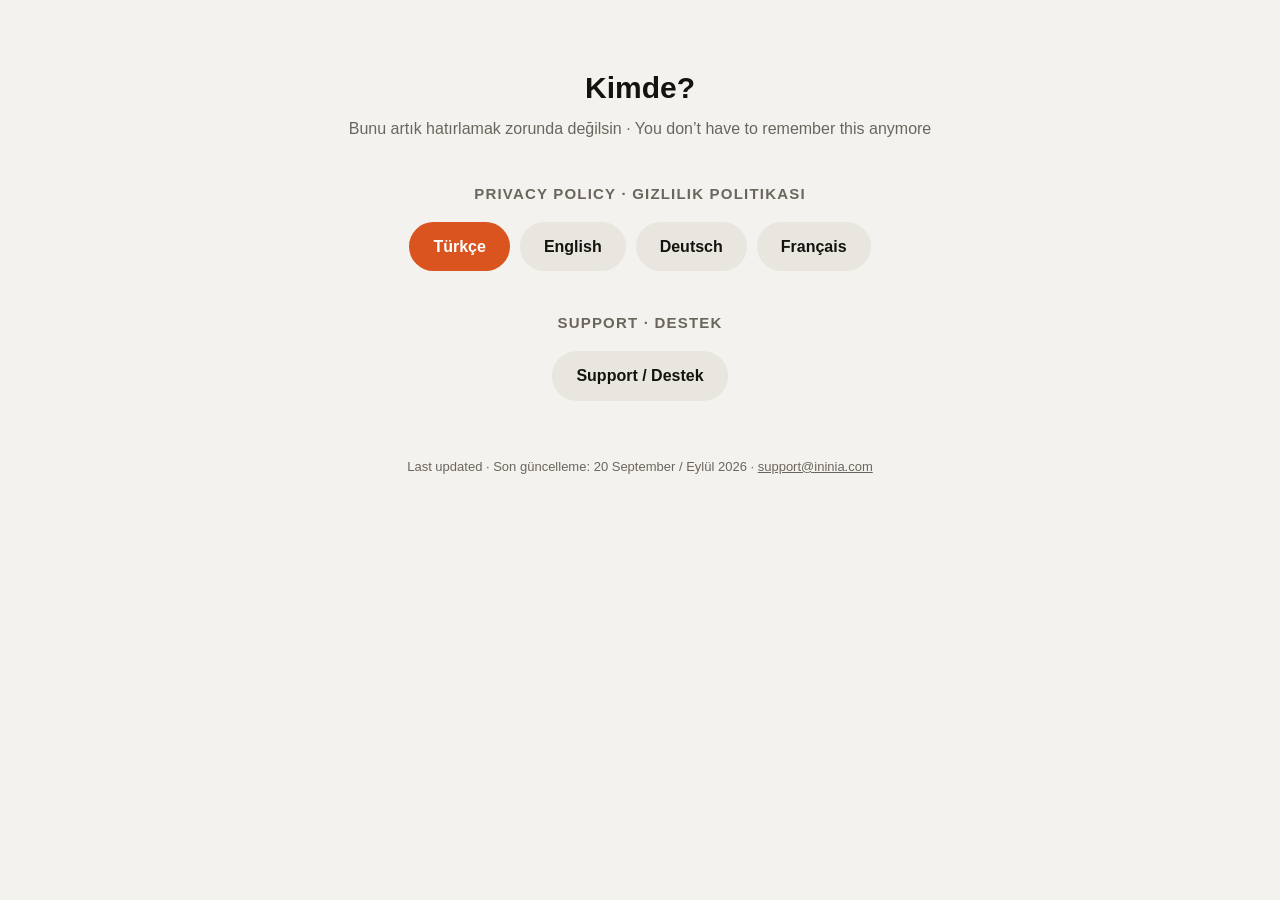
<file: index.html>
<!doctype html>
<html lang="en">
  <head>
    <meta charset="utf-8" />
    <meta name="viewport" content="width=device-width, initial-scale=1" />
    <meta name="robots" content="all" />
    <title>Kimde? — Privacy Policy &amp; Support</title>
    <style>
      :root { --accent: #d9541f; --text: #141310; --muted: #6b665d; --bg: #f4f2ee; --card: #e9e6e0; }
      * { box-sizing: border-box; }
      body {
        margin: 0;
        font-family: -apple-system, BlinkMacSystemFont, "Segoe UI", Roboto, Helvetica, Arial, sans-serif;
        color: var(--text);
        background: var(--bg);
        line-height: 1.6;
        -webkit-font-smoothing: antialiased;
      }
      main { max-width: 640px; margin: 0 auto; padding: 64px 24px; text-align: center; }
      h1 { font-size: 30px; margin: 0 0 4px; }
      .tagline { color: var(--muted); margin: 0 0 40px; }
      h2 { font-size: 15px; letter-spacing: 1.2px; text-transform: uppercase; color: var(--muted); margin: 40px 0 16px; font-weight: 600; }
      .links { display: flex; gap: 10px; justify-content: center; flex-wrap: wrap; }
      a.btn {
        display: inline-block;
        padding: 12px 24px;
        border-radius: 999px;
        background: var(--card);
        color: var(--text);
        text-decoration: none;
        font-weight: 600;
      }
      a.btn.primary { background: var(--accent); color: #fff; }
      footer { margin-top: 56px; font-size: 13px; color: var(--muted); }
      footer a { color: var(--muted); }
      @media (prefers-color-scheme: dark) {
        :root { --text: #f6f4f0; --muted: #a6a19a; --bg: #0c0c0d; --card: #1c1c1f; --accent: #ff8a50; }
        a.btn.primary { color: #101010; }
      }
    </style>
  </head>
  <body>
    <main>
      <h1>Kimde?</h1>
      <p class="tagline">Bunu artık hatırlamak zorunda değilsin · You don’t have to remember this anymore</p>

      <h2>Privacy Policy · Gizlilik Politikası</h2>
      <div class="links">
        <a class="btn primary" href="./tr.html">Türkçe</a>
        <a class="btn" href="./en.html">English</a>
        <a class="btn" href="./de.html">Deutsch</a>
        <a class="btn" href="./fr.html">Français</a>
      </div>

      <h2>Support · Destek</h2>
      <div class="links">
        <a class="btn" href="./support.html">Support / Destek</a>
      </div>

      <footer>
        Last updated · Son güncelleme: 20 September / Eylül 2026 ·
        <a href="mailto:support@ininia.com">support@ininia.com</a>
      </footer>
    </main>
  </body>
</html>
</file>
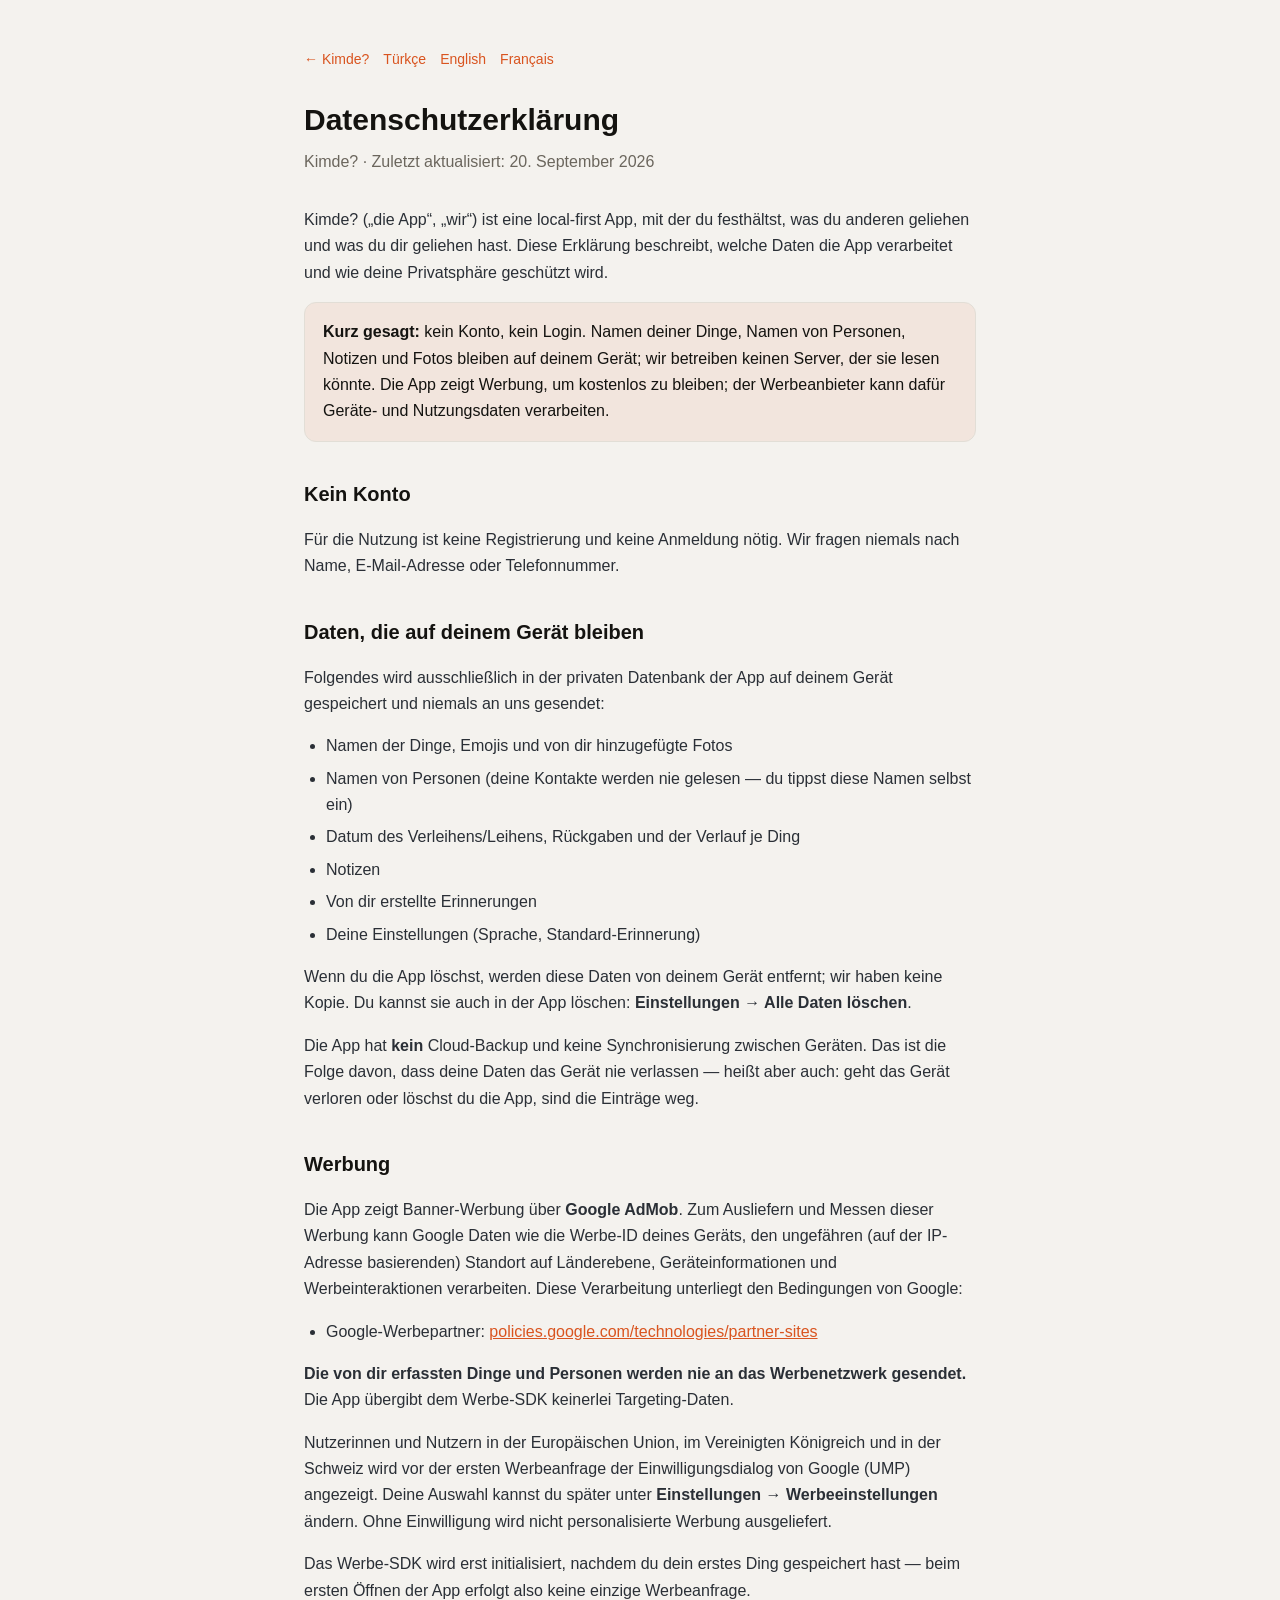
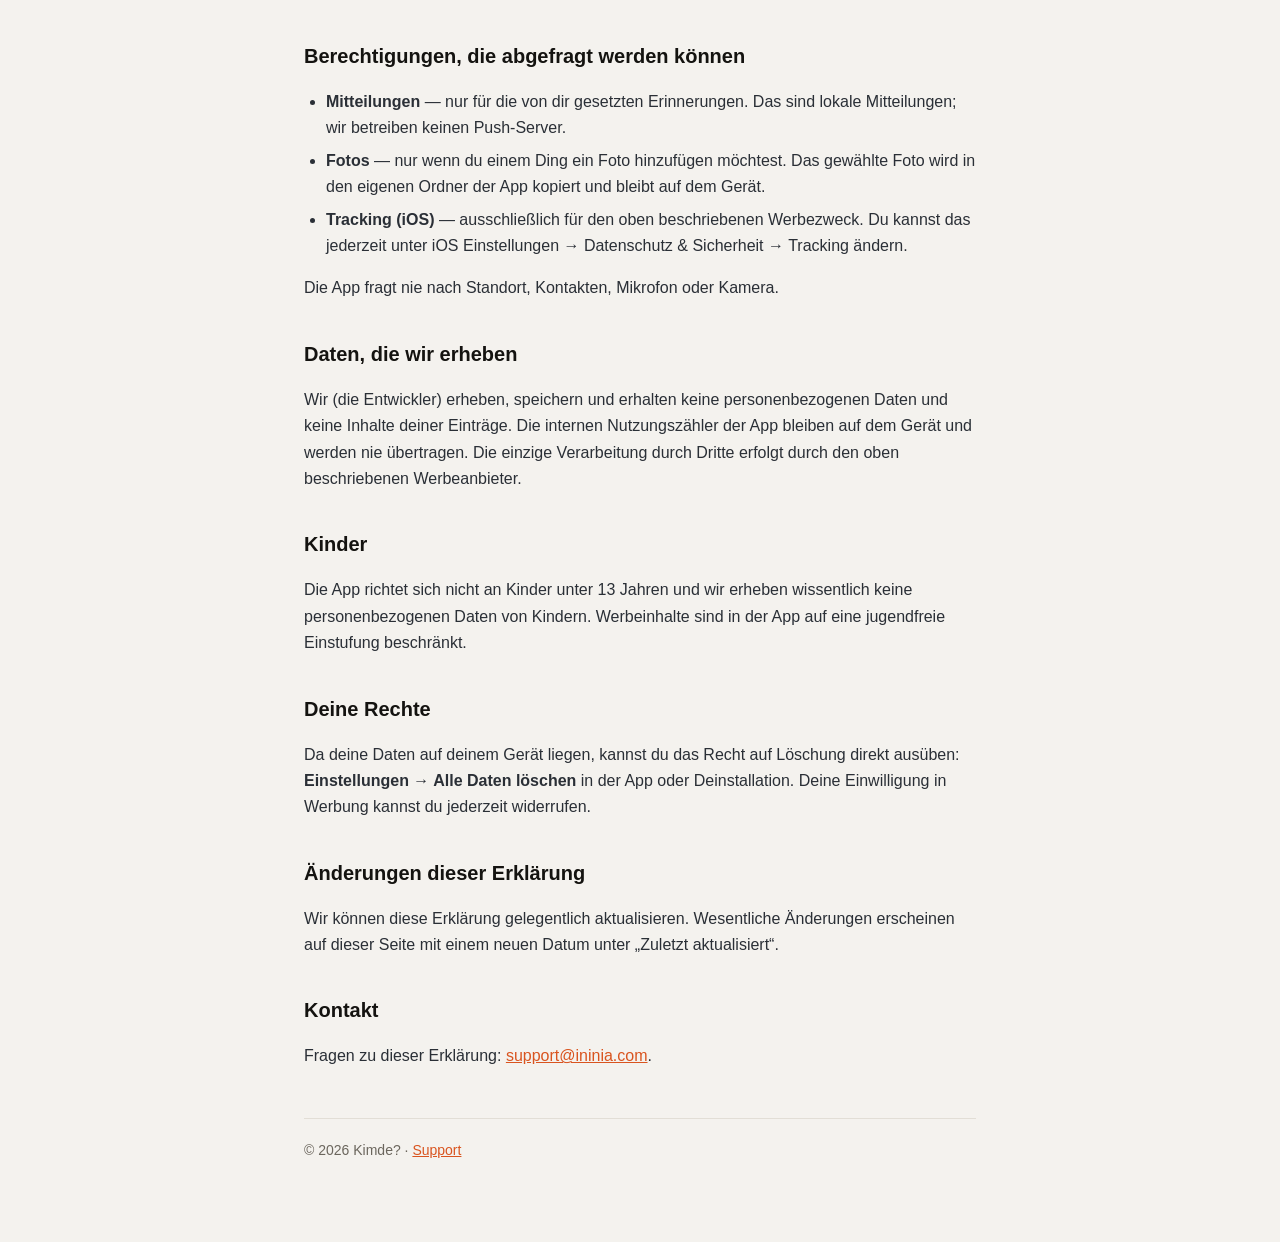
<file: de.html>
<!doctype html>
<html lang="de">
  <head>
    <meta charset="utf-8" />
    <meta name="viewport" content="width=device-width, initial-scale=1" />
    <title>Datenschutzerklärung — Kimde?</title>
    <style>
      :root { --accent: #d9541f; --text: #141310; --muted: #6b665d; --bg: #f4f2ee; --border: #e2ded6; }
      * { box-sizing: border-box; }
      body {
        margin: 0;
        font-family: -apple-system, BlinkMacSystemFont, "Segoe UI", Roboto, Helvetica, Arial, sans-serif;
        color: var(--text);
        background: var(--bg);
        line-height: 1.65;
        -webkit-font-smoothing: antialiased;
      }
      main { max-width: 720px; margin: 0 auto; padding: 48px 24px 80px; }
      .lang { font-size: 14px; margin-bottom: 24px; display: flex; gap: 14px; flex-wrap: wrap; }
      .lang a { color: var(--accent); text-decoration: none; }
      h1 { font-size: 30px; margin: 0 0 4px; }
      .updated { color: var(--muted); margin: 0 0 32px; }
      h2 { font-size: 20px; margin: 36px 0 8px; }
      h3 { font-size: 16px; margin: 24px 0 4px; }
      p, li { color: #2a2f36; }
      ul { padding-left: 22px; }
      li { margin-bottom: 6px; }
      a { color: var(--accent); }
      .note { background: rgba(217,84,31,0.08); border: 1px solid var(--border); border-radius: 12px; padding: 16px 18px; }
      hr { border: none; border-top: 1px solid var(--border); margin: 48px 0; }
      footer { margin-top: 48px; padding-top: 20px; border-top: 1px solid var(--border); color: var(--muted); font-size: 14px; }
      @media (prefers-color-scheme: dark) {
        :root { --text: #f6f4f0; --muted: #a6a19a; --bg: #0c0c0d; --border: #26272b; --accent: #ff8a50; }
        p, li { color: #c8ccd2; }
      }
    </style>
  </head>
  <body>
    <main>
      <div class="lang">
        <a href="./index.html">← Kimde?</a>
        <a href="./tr.html">Türkçe</a>
        <a href="./en.html">English</a>
        <a href="./fr.html">Français</a>
      </div>

      <h1>Datenschutzerklärung</h1>
      <p class="updated">Kimde? · Zuletzt aktualisiert: 20. September 2026</p>

      <p>
        Kimde? („die App“, „wir“) ist eine local-first App, mit der du festhältst, was du anderen
        geliehen und was du dir geliehen hast. Diese Erklärung beschreibt, welche Daten die App
        verarbeitet und wie deine Privatsphäre geschützt wird.
      </p>

      <div class="note">
        <strong>Kurz gesagt:</strong> kein Konto, kein Login. Namen deiner Dinge, Namen von Personen,
        Notizen und Fotos bleiben auf deinem Gerät; wir betreiben keinen Server, der sie lesen könnte.
        Die App zeigt Werbung, um kostenlos zu bleiben; der Werbeanbieter kann dafür Geräte- und
        Nutzungsdaten verarbeiten.
      </div>

      <h2>Kein Konto</h2>
      <p>
        Für die Nutzung ist keine Registrierung und keine Anmeldung nötig. Wir fragen niemals nach
        Name, E-Mail-Adresse oder Telefonnummer.
      </p>

      <h2>Daten, die auf deinem Gerät bleiben</h2>
      <p>
        Folgendes wird ausschließlich in der privaten Datenbank der App auf deinem Gerät gespeichert
        und niemals an uns gesendet:
      </p>
      <ul>
        <li>Namen der Dinge, Emojis und von dir hinzugefügte Fotos</li>
        <li>Namen von Personen (deine Kontakte werden nie gelesen — du tippst diese Namen selbst ein)</li>
        <li>Datum des Verleihens/Leihens, Rückgaben und der Verlauf je Ding</li>
        <li>Notizen</li>
        <li>Von dir erstellte Erinnerungen</li>
        <li>Deine Einstellungen (Sprache, Standard-Erinnerung)</li>
      </ul>
      <p>
        Wenn du die App löschst, werden diese Daten von deinem Gerät entfernt; wir haben keine Kopie.
        Du kannst sie auch in der App löschen: <strong>Einstellungen → Alle Daten löschen</strong>.
      </p>
      <p>
        Die App hat <strong>kein</strong> Cloud-Backup und keine Synchronisierung zwischen Geräten.
        Das ist die Folge davon, dass deine Daten das Gerät nie verlassen — heißt aber auch: geht das
        Gerät verloren oder löschst du die App, sind die Einträge weg.
      </p>

      <h2>Werbung</h2>
      <p>
        Die App zeigt Banner-Werbung über <strong>Google AdMob</strong>. Zum Ausliefern und Messen
        dieser Werbung kann Google Daten wie die Werbe-ID deines Geräts, den ungefähren (auf der
        IP-Adresse basierenden) Standort auf Länderebene, Geräteinformationen und Werbeinteraktionen
        verarbeiten. Diese Verarbeitung unterliegt den Bedingungen von Google:
      </p>
      <ul>
        <li>Google-Werbepartner: <a href="https://policies.google.com/technologies/partner-sites">policies.google.com/technologies/partner-sites</a></li>
      </ul>
      <p>
        <strong>Die von dir erfassten Dinge und Personen werden nie an das Werbenetzwerk gesendet.</strong>
        Die App übergibt dem Werbe-SDK keinerlei Targeting-Daten.
      </p>
      <p>
        Nutzerinnen und Nutzern in der Europäischen Union, im Vereinigten Königreich und in der Schweiz
        wird vor der ersten Werbeanfrage der Einwilligungsdialog von Google (UMP) angezeigt. Deine
        Auswahl kannst du später unter <strong>Einstellungen → Werbeeinstellungen</strong> ändern. Ohne
        Einwilligung wird nicht personalisierte Werbung ausgeliefert.
      </p>
      <p>
        Das Werbe-SDK wird erst initialisiert, nachdem du dein erstes Ding gespeichert hast — beim
        ersten Öffnen der App erfolgt also keine einzige Werbeanfrage.
      </p>

      <h2>Berechtigungen, die abgefragt werden können</h2>
      <ul>
        <li><strong>Mitteilungen</strong> — nur für die von dir gesetzten Erinnerungen. Das sind lokale Mitteilungen; wir betreiben keinen Push-Server.</li>
        <li><strong>Fotos</strong> — nur wenn du einem Ding ein Foto hinzufügen möchtest. Das gewählte Foto wird in den eigenen Ordner der App kopiert und bleibt auf dem Gerät.</li>
        <li><strong>Tracking (iOS)</strong> — ausschließlich für den oben beschriebenen Werbezweck. Du kannst das jederzeit unter iOS Einstellungen → Datenschutz &amp; Sicherheit → Tracking ändern.</li>
      </ul>
      <p>Die App fragt nie nach Standort, Kontakten, Mikrofon oder Kamera.</p>

      <h2>Daten, die wir erheben</h2>
      <p>
        Wir (die Entwickler) erheben, speichern und erhalten keine personenbezogenen Daten und keine
        Inhalte deiner Einträge. Die internen Nutzungszähler der App bleiben auf dem Gerät und werden
        nie übertragen. Die einzige Verarbeitung durch Dritte erfolgt durch den oben beschriebenen
        Werbeanbieter.
      </p>

      <h2>Kinder</h2>
      <p>
        Die App richtet sich nicht an Kinder unter 13 Jahren und wir erheben wissentlich keine
        personenbezogenen Daten von Kindern. Werbeinhalte sind in der App auf eine jugendfreie
        Einstufung beschränkt.
      </p>

      <h2>Deine Rechte</h2>
      <p>
        Da deine Daten auf deinem Gerät liegen, kannst du das Recht auf Löschung direkt ausüben:
        <strong>Einstellungen → Alle Daten löschen</strong> in der App oder Deinstallation. Deine
        Einwilligung in Werbung kannst du jederzeit widerrufen.
      </p>

      <h2>Änderungen dieser Erklärung</h2>
      <p>
        Wir können diese Erklärung gelegentlich aktualisieren. Wesentliche Änderungen erscheinen auf
        dieser Seite mit einem neuen Datum unter „Zuletzt aktualisiert“.
      </p>

      <h2>Kontakt</h2>
      <p>Fragen zu dieser Erklärung: <a href="mailto:support@ininia.com">support@ininia.com</a>.</p>

      <footer>© 2026 Kimde? · <a href="./support.html">Support</a></footer>
    </main>
  </body>
</html>
</file>
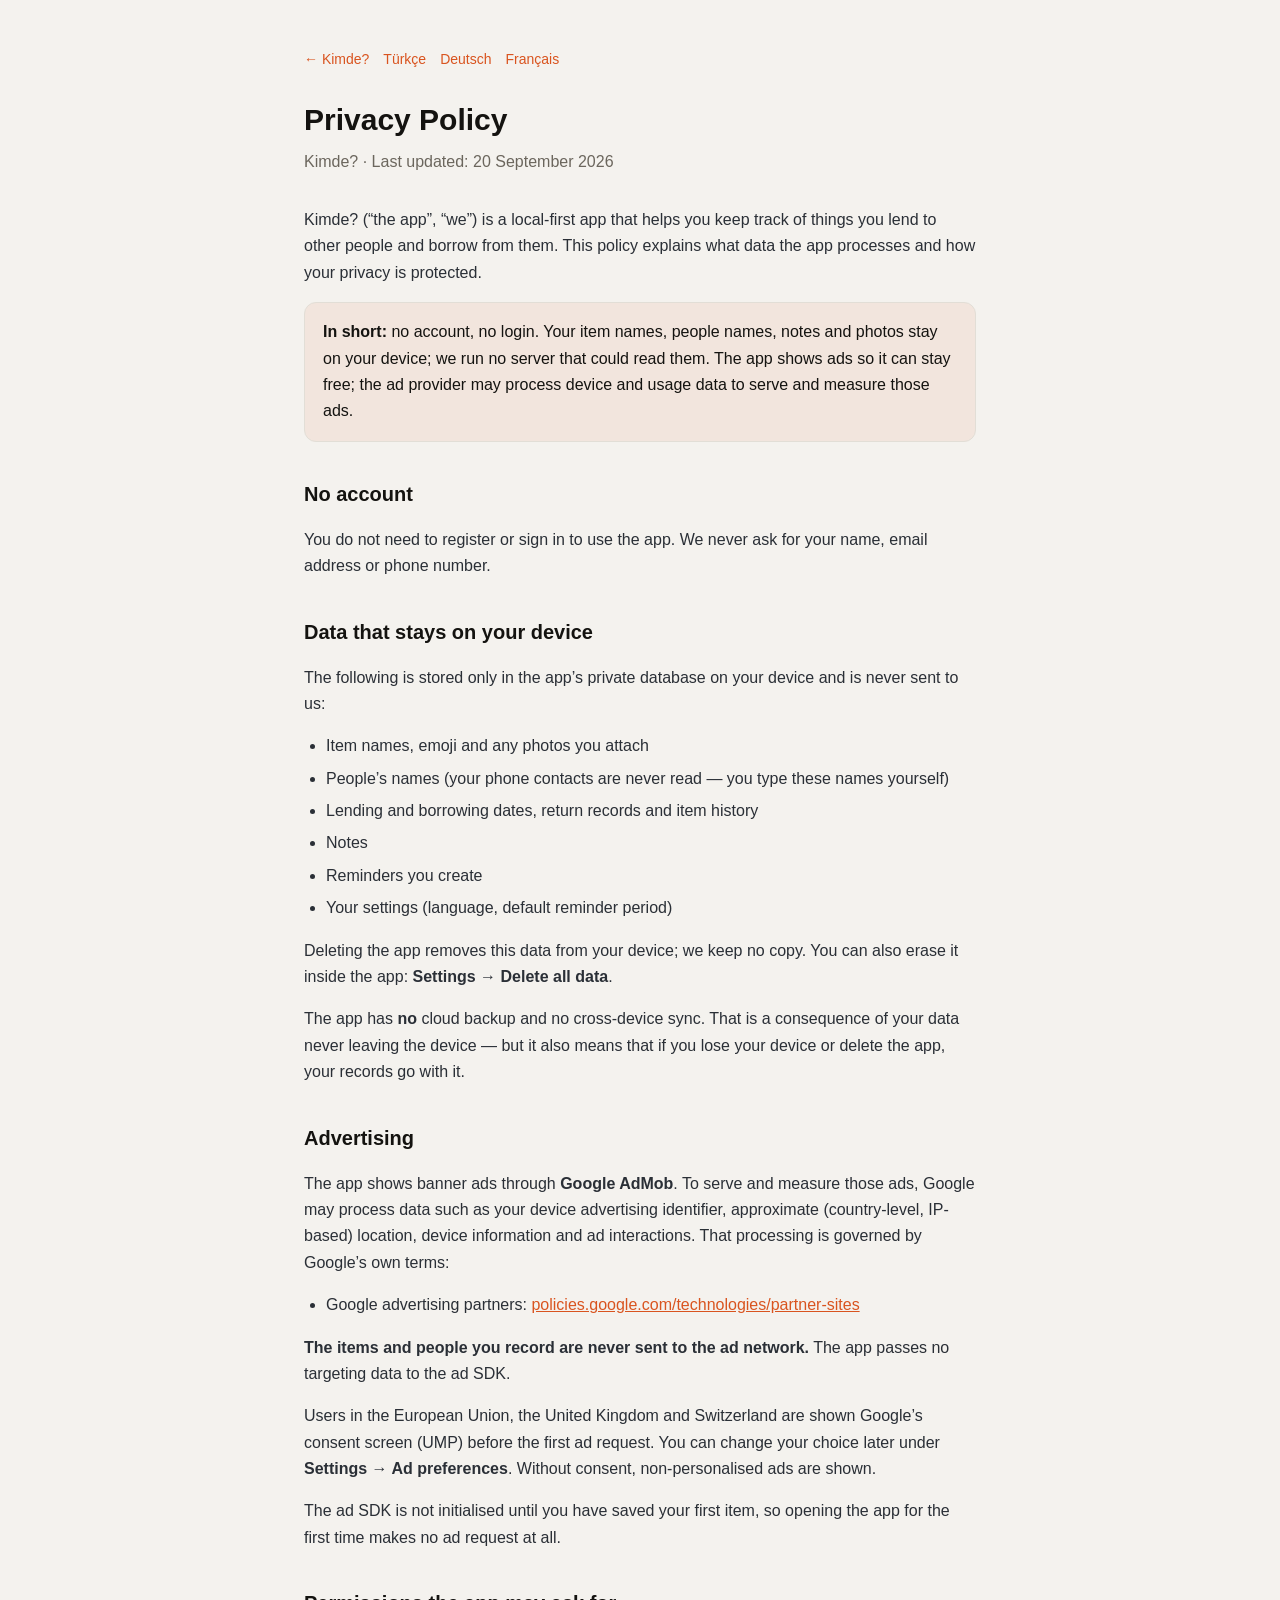
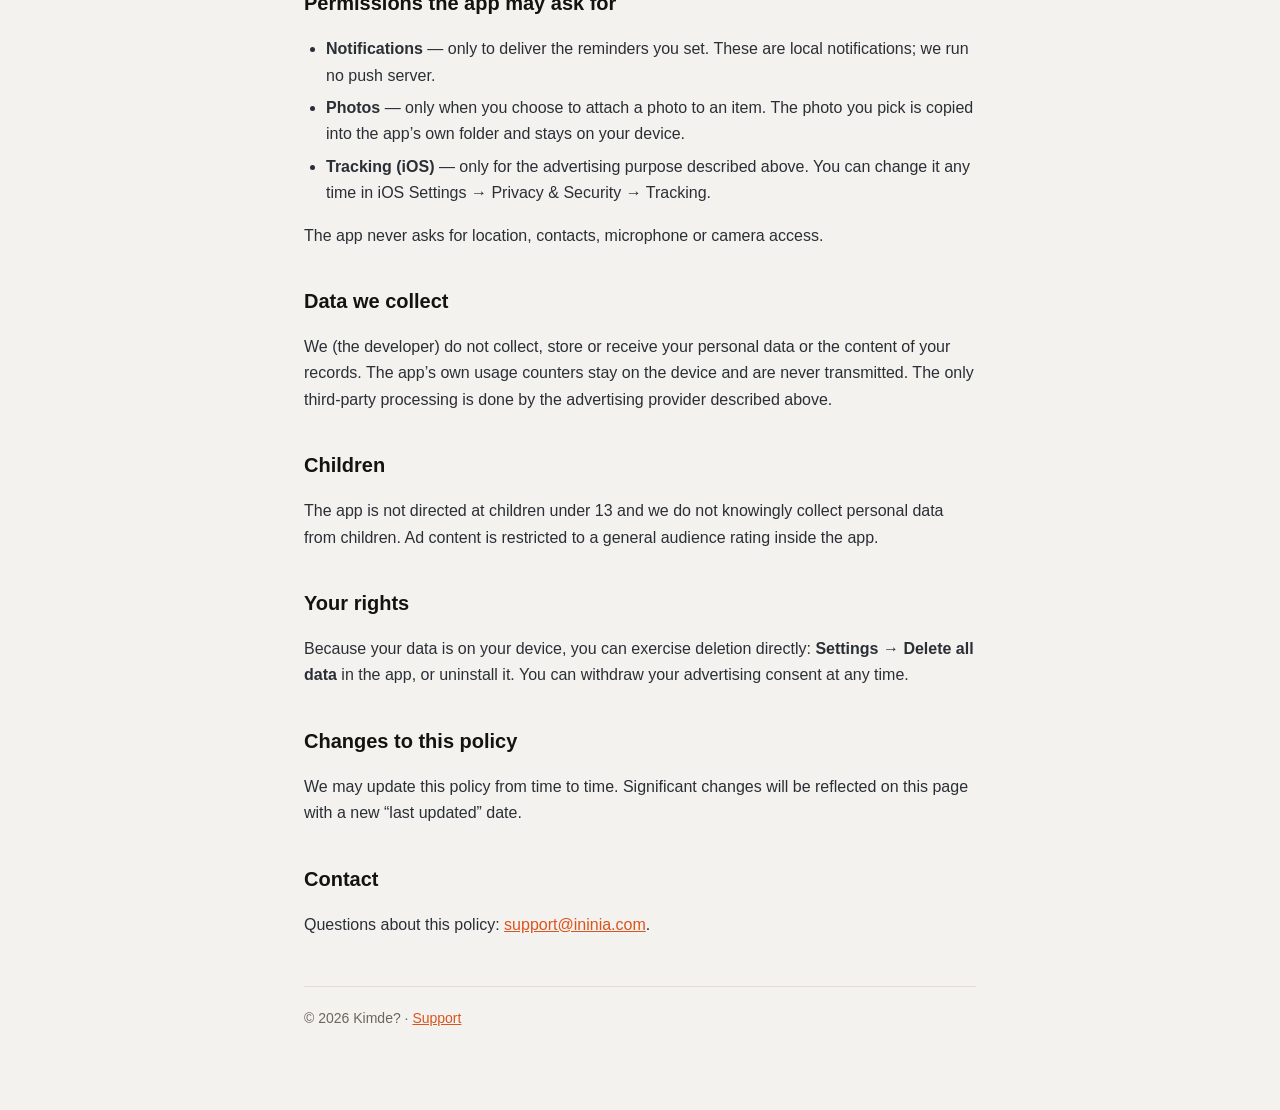
<file: en.html>
<!doctype html>
<html lang="en">
  <head>
    <meta charset="utf-8" />
    <meta name="viewport" content="width=device-width, initial-scale=1" />
    <title>Privacy Policy — Kimde?</title>
    <style>
      :root { --accent: #d9541f; --text: #141310; --muted: #6b665d; --bg: #f4f2ee; --border: #e2ded6; }
      * { box-sizing: border-box; }
      body {
        margin: 0;
        font-family: -apple-system, BlinkMacSystemFont, "Segoe UI", Roboto, Helvetica, Arial, sans-serif;
        color: var(--text);
        background: var(--bg);
        line-height: 1.65;
        -webkit-font-smoothing: antialiased;
      }
      main { max-width: 720px; margin: 0 auto; padding: 48px 24px 80px; }
      .lang { font-size: 14px; margin-bottom: 24px; display: flex; gap: 14px; flex-wrap: wrap; }
      .lang a { color: var(--accent); text-decoration: none; }
      h1 { font-size: 30px; margin: 0 0 4px; }
      .updated { color: var(--muted); margin: 0 0 32px; }
      h2 { font-size: 20px; margin: 36px 0 8px; }
      h3 { font-size: 16px; margin: 24px 0 4px; }
      p, li { color: #2a2f36; }
      ul { padding-left: 22px; }
      li { margin-bottom: 6px; }
      a { color: var(--accent); }
      .note { background: rgba(217,84,31,0.08); border: 1px solid var(--border); border-radius: 12px; padding: 16px 18px; }
      hr { border: none; border-top: 1px solid var(--border); margin: 48px 0; }
      footer { margin-top: 48px; padding-top: 20px; border-top: 1px solid var(--border); color: var(--muted); font-size: 14px; }
      @media (prefers-color-scheme: dark) {
        :root { --text: #f6f4f0; --muted: #a6a19a; --bg: #0c0c0d; --border: #26272b; --accent: #ff8a50; }
        p, li { color: #c8ccd2; }
      }
    </style>
  </head>
  <body>
    <main>
      <div class="lang">
        <a href="./index.html">← Kimde?</a>
        <a href="./tr.html">Türkçe</a>
        <a href="./de.html">Deutsch</a>
        <a href="./fr.html">Français</a>
      </div>

      <h1>Privacy Policy</h1>
      <p class="updated">Kimde? · Last updated: 20 September 2026</p>

      <p>
        Kimde? (“the app”, “we”) is a local-first app that helps you keep track of things you lend to
        other people and borrow from them. This policy explains what data the app processes and how
        your privacy is protected.
      </p>

      <div class="note">
        <strong>In short:</strong> no account, no login. Your item names, people names, notes and
        photos stay on your device; we run no server that could read them. The app shows ads so it can
        stay free; the ad provider may process device and usage data to serve and measure those ads.
      </div>

      <h2>No account</h2>
      <p>
        You do not need to register or sign in to use the app. We never ask for your name, email
        address or phone number.
      </p>

      <h2>Data that stays on your device</h2>
      <p>
        The following is stored only in the app’s private database on your device and is never sent
        to us:
      </p>
      <ul>
        <li>Item names, emoji and any photos you attach</li>
        <li>People’s names (your phone contacts are never read — you type these names yourself)</li>
        <li>Lending and borrowing dates, return records and item history</li>
        <li>Notes</li>
        <li>Reminders you create</li>
        <li>Your settings (language, default reminder period)</li>
      </ul>
      <p>
        Deleting the app removes this data from your device; we keep no copy. You can also erase it
        inside the app: <strong>Settings → Delete all data</strong>.
      </p>
      <p>
        The app has <strong>no</strong> cloud backup and no cross-device sync. That is a consequence of
        your data never leaving the device — but it also means that if you lose your device or delete
        the app, your records go with it.
      </p>

      <h2>Advertising</h2>
      <p>
        The app shows banner ads through <strong>Google AdMob</strong>. To serve and measure those ads,
        Google may process data such as your device advertising identifier, approximate
        (country-level, IP-based) location, device information and ad interactions. That processing is
        governed by Google’s own terms:
      </p>
      <ul>
        <li>Google advertising partners: <a href="https://policies.google.com/technologies/partner-sites">policies.google.com/technologies/partner-sites</a></li>
      </ul>
      <p>
        <strong>The items and people you record are never sent to the ad network.</strong> The app
        passes no targeting data to the ad SDK.
      </p>
      <p>
        Users in the European Union, the United Kingdom and Switzerland are shown Google’s consent
        screen (UMP) before the first ad request. You can change your choice later under
        <strong>Settings → Ad preferences</strong>. Without consent, non-personalised ads are shown.
      </p>
      <p>
        The ad SDK is not initialised until you have saved your first item, so opening the app for the
        first time makes no ad request at all.
      </p>

      <h2>Permissions the app may ask for</h2>
      <ul>
        <li><strong>Notifications</strong> — only to deliver the reminders you set. These are local notifications; we run no push server.</li>
        <li><strong>Photos</strong> — only when you choose to attach a photo to an item. The photo you pick is copied into the app’s own folder and stays on your device.</li>
        <li><strong>Tracking (iOS)</strong> — only for the advertising purpose described above. You can change it any time in iOS Settings → Privacy &amp; Security → Tracking.</li>
      </ul>
      <p>The app never asks for location, contacts, microphone or camera access.</p>

      <h2>Data we collect</h2>
      <p>
        We (the developer) do not collect, store or receive your personal data or the content of your
        records. The app’s own usage counters stay on the device and are never transmitted. The only
        third-party processing is done by the advertising provider described above.
      </p>

      <h2>Children</h2>
      <p>
        The app is not directed at children under 13 and we do not knowingly collect personal data from
        children. Ad content is restricted to a general audience rating inside the app.
      </p>

      <h2>Your rights</h2>
      <p>
        Because your data is on your device, you can exercise deletion directly:
        <strong>Settings → Delete all data</strong> in the app, or uninstall it. You can withdraw your
        advertising consent at any time.
      </p>

      <h2>Changes to this policy</h2>
      <p>
        We may update this policy from time to time. Significant changes will be reflected on this page
        with a new “last updated” date.
      </p>

      <h2>Contact</h2>
      <p>Questions about this policy: <a href="mailto:support@ininia.com">support@ininia.com</a>.</p>

      <footer>© 2026 Kimde? · <a href="./support.html">Support</a></footer>
    </main>
  </body>
</html>
</file>
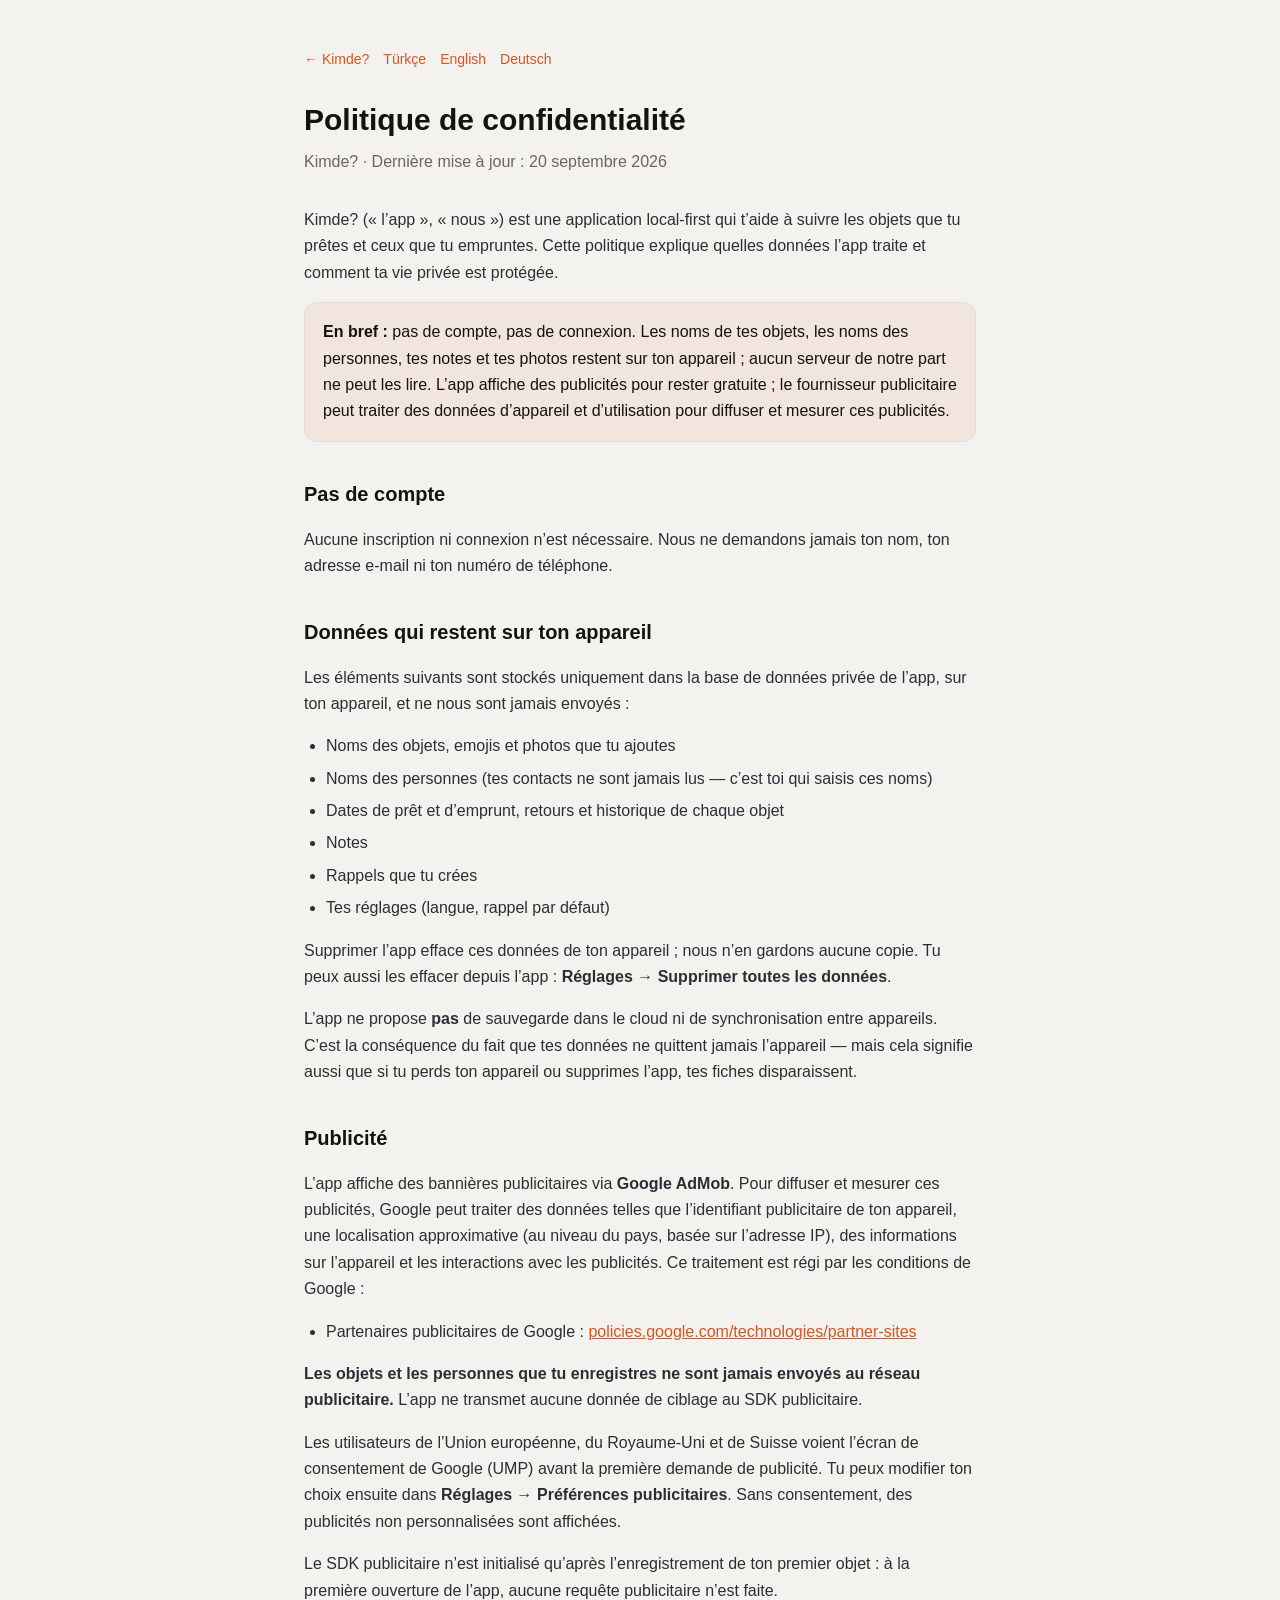
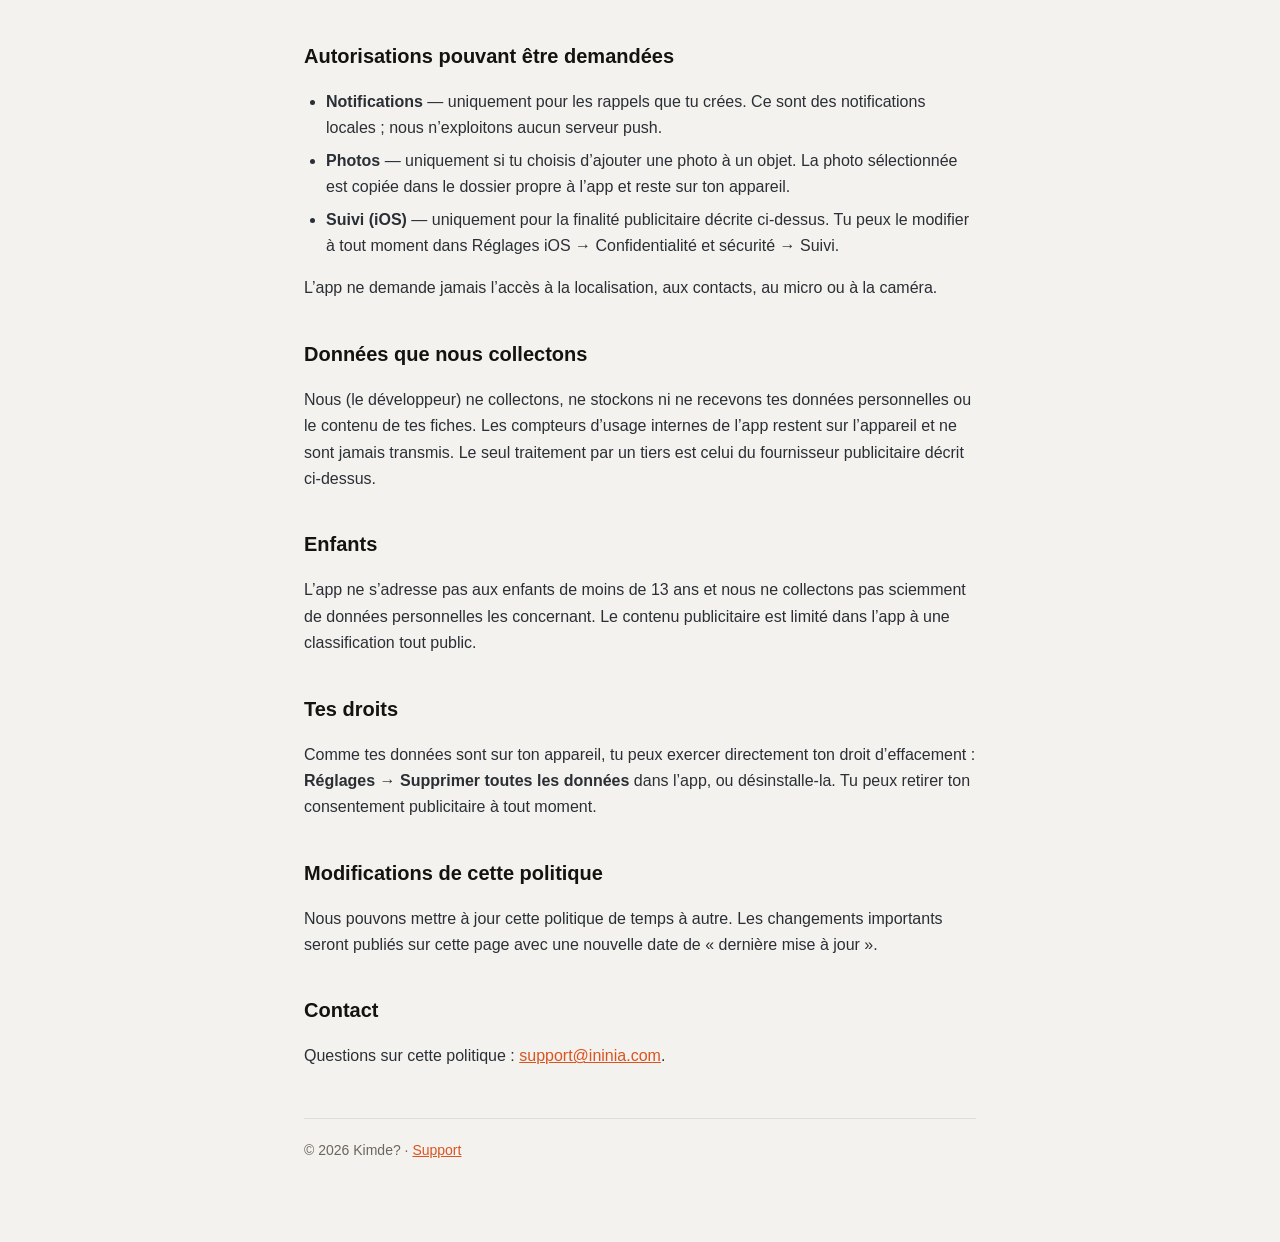
<file: fr.html>
<!doctype html>
<html lang="fr">
  <head>
    <meta charset="utf-8" />
    <meta name="viewport" content="width=device-width, initial-scale=1" />
    <title>Politique de confidentialité — Kimde?</title>
    <style>
      :root { --accent: #d9541f; --text: #141310; --muted: #6b665d; --bg: #f4f2ee; --border: #e2ded6; }
      * { box-sizing: border-box; }
      body {
        margin: 0;
        font-family: -apple-system, BlinkMacSystemFont, "Segoe UI", Roboto, Helvetica, Arial, sans-serif;
        color: var(--text);
        background: var(--bg);
        line-height: 1.65;
        -webkit-font-smoothing: antialiased;
      }
      main { max-width: 720px; margin: 0 auto; padding: 48px 24px 80px; }
      .lang { font-size: 14px; margin-bottom: 24px; display: flex; gap: 14px; flex-wrap: wrap; }
      .lang a { color: var(--accent); text-decoration: none; }
      h1 { font-size: 30px; margin: 0 0 4px; }
      .updated { color: var(--muted); margin: 0 0 32px; }
      h2 { font-size: 20px; margin: 36px 0 8px; }
      h3 { font-size: 16px; margin: 24px 0 4px; }
      p, li { color: #2a2f36; }
      ul { padding-left: 22px; }
      li { margin-bottom: 6px; }
      a { color: var(--accent); }
      .note { background: rgba(217,84,31,0.08); border: 1px solid var(--border); border-radius: 12px; padding: 16px 18px; }
      hr { border: none; border-top: 1px solid var(--border); margin: 48px 0; }
      footer { margin-top: 48px; padding-top: 20px; border-top: 1px solid var(--border); color: var(--muted); font-size: 14px; }
      @media (prefers-color-scheme: dark) {
        :root { --text: #f6f4f0; --muted: #a6a19a; --bg: #0c0c0d; --border: #26272b; --accent: #ff8a50; }
        p, li { color: #c8ccd2; }
      }
    </style>
  </head>
  <body>
    <main>
      <div class="lang">
        <a href="./index.html">← Kimde?</a>
        <a href="./tr.html">Türkçe</a>
        <a href="./en.html">English</a>
        <a href="./de.html">Deutsch</a>
      </div>

      <h1>Politique de confidentialité</h1>
      <p class="updated">Kimde? · Dernière mise à jour : 20 septembre 2026</p>

      <p>
        Kimde? (« l’app », « nous ») est une application local-first qui t’aide à suivre les objets que
        tu prêtes et ceux que tu empruntes. Cette politique explique quelles données l’app traite et
        comment ta vie privée est protégée.
      </p>

      <div class="note">
        <strong>En bref :</strong> pas de compte, pas de connexion. Les noms de tes objets, les noms des
        personnes, tes notes et tes photos restent sur ton appareil ; aucun serveur de notre part ne
        peut les lire. L’app affiche des publicités pour rester gratuite ; le fournisseur publicitaire
        peut traiter des données d’appareil et d’utilisation pour diffuser et mesurer ces publicités.
      </div>

      <h2>Pas de compte</h2>
      <p>
        Aucune inscription ni connexion n’est nécessaire. Nous ne demandons jamais ton nom, ton adresse
        e-mail ni ton numéro de téléphone.
      </p>

      <h2>Données qui restent sur ton appareil</h2>
      <p>
        Les éléments suivants sont stockés uniquement dans la base de données privée de l’app, sur ton
        appareil, et ne nous sont jamais envoyés :
      </p>
      <ul>
        <li>Noms des objets, emojis et photos que tu ajoutes</li>
        <li>Noms des personnes (tes contacts ne sont jamais lus — c’est toi qui saisis ces noms)</li>
        <li>Dates de prêt et d’emprunt, retours et historique de chaque objet</li>
        <li>Notes</li>
        <li>Rappels que tu crées</li>
        <li>Tes réglages (langue, rappel par défaut)</li>
      </ul>
      <p>
        Supprimer l’app efface ces données de ton appareil ; nous n’en gardons aucune copie. Tu peux
        aussi les effacer depuis l’app : <strong>Réglages → Supprimer toutes les données</strong>.
      </p>
      <p>
        L’app ne propose <strong>pas</strong> de sauvegarde dans le cloud ni de synchronisation entre
        appareils. C’est la conséquence du fait que tes données ne quittent jamais l’appareil — mais
        cela signifie aussi que si tu perds ton appareil ou supprimes l’app, tes fiches disparaissent.
      </p>

      <h2>Publicité</h2>
      <p>
        L’app affiche des bannières publicitaires via <strong>Google AdMob</strong>. Pour diffuser et
        mesurer ces publicités, Google peut traiter des données telles que l’identifiant publicitaire de
        ton appareil, une localisation approximative (au niveau du pays, basée sur l’adresse IP), des
        informations sur l’appareil et les interactions avec les publicités. Ce traitement est régi par
        les conditions de Google :
      </p>
      <ul>
        <li>Partenaires publicitaires de Google : <a href="https://policies.google.com/technologies/partner-sites">policies.google.com/technologies/partner-sites</a></li>
      </ul>
      <p>
        <strong>Les objets et les personnes que tu enregistres ne sont jamais envoyés au réseau
        publicitaire.</strong> L’app ne transmet aucune donnée de ciblage au SDK publicitaire.
      </p>
      <p>
        Les utilisateurs de l’Union européenne, du Royaume-Uni et de Suisse voient l’écran de
        consentement de Google (UMP) avant la première demande de publicité. Tu peux modifier ton choix
        ensuite dans <strong>Réglages → Préférences publicitaires</strong>. Sans consentement, des
        publicités non personnalisées sont affichées.
      </p>
      <p>
        Le SDK publicitaire n’est initialisé qu’après l’enregistrement de ton premier objet : à la
        première ouverture de l’app, aucune requête publicitaire n’est faite.
      </p>

      <h2>Autorisations pouvant être demandées</h2>
      <ul>
        <li><strong>Notifications</strong> — uniquement pour les rappels que tu crées. Ce sont des notifications locales ; nous n’exploitons aucun serveur push.</li>
        <li><strong>Photos</strong> — uniquement si tu choisis d’ajouter une photo à un objet. La photo sélectionnée est copiée dans le dossier propre à l’app et reste sur ton appareil.</li>
        <li><strong>Suivi (iOS)</strong> — uniquement pour la finalité publicitaire décrite ci-dessus. Tu peux le modifier à tout moment dans Réglages iOS → Confidentialité et sécurité → Suivi.</li>
      </ul>
      <p>L’app ne demande jamais l’accès à la localisation, aux contacts, au micro ou à la caméra.</p>

      <h2>Données que nous collectons</h2>
      <p>
        Nous (le développeur) ne collectons, ne stockons ni ne recevons tes données personnelles ou le
        contenu de tes fiches. Les compteurs d’usage internes de l’app restent sur l’appareil et ne sont
        jamais transmis. Le seul traitement par un tiers est celui du fournisseur publicitaire décrit
        ci-dessus.
      </p>

      <h2>Enfants</h2>
      <p>
        L’app ne s’adresse pas aux enfants de moins de 13 ans et nous ne collectons pas sciemment de
        données personnelles les concernant. Le contenu publicitaire est limité dans l’app à une
        classification tout public.
      </p>

      <h2>Tes droits</h2>
      <p>
        Comme tes données sont sur ton appareil, tu peux exercer directement ton droit d’effacement :
        <strong>Réglages → Supprimer toutes les données</strong> dans l’app, ou désinstalle-la. Tu peux
        retirer ton consentement publicitaire à tout moment.
      </p>

      <h2>Modifications de cette politique</h2>
      <p>
        Nous pouvons mettre à jour cette politique de temps à autre. Les changements importants seront
        publiés sur cette page avec une nouvelle date de « dernière mise à jour ».
      </p>

      <h2>Contact</h2>
      <p>Questions sur cette politique : <a href="mailto:support@ininia.com">support@ininia.com</a>.</p>

      <footer>© 2026 Kimde? · <a href="./support.html">Support</a></footer>
    </main>
  </body>
</html>
</file>
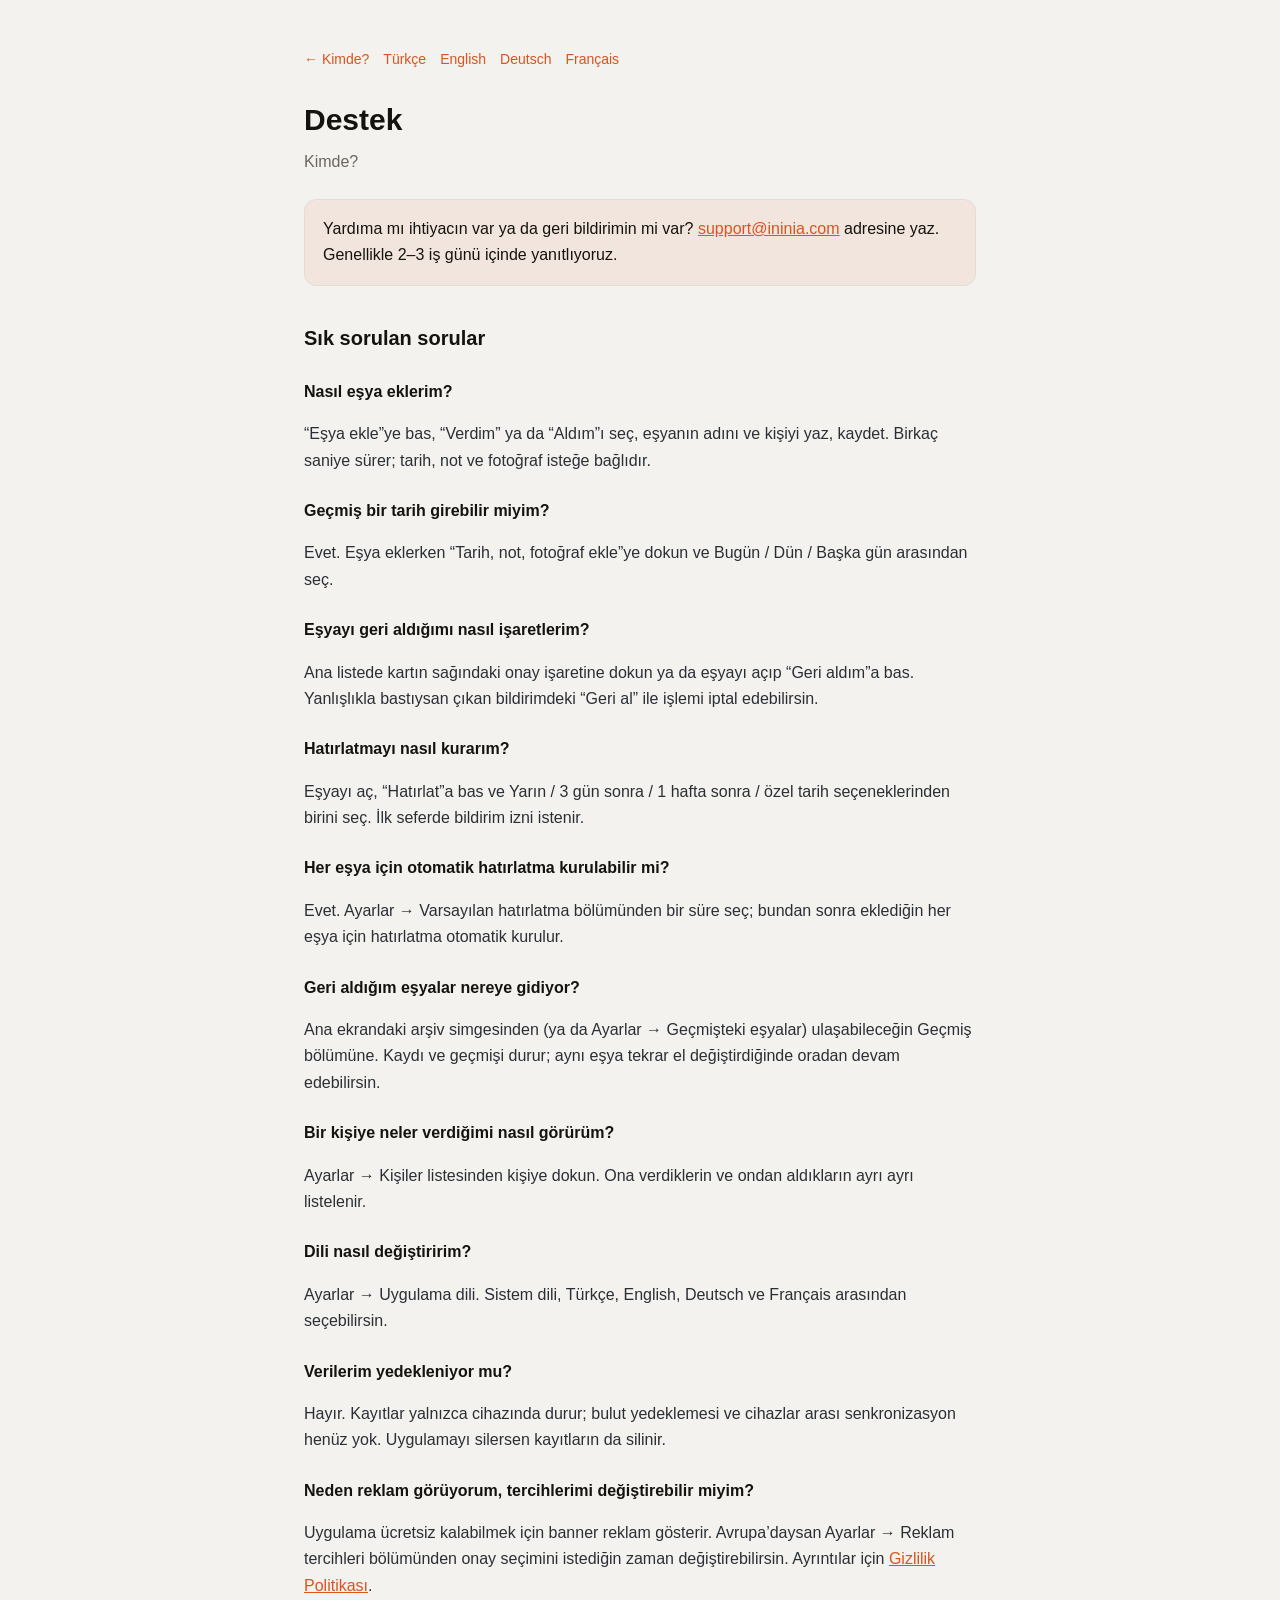
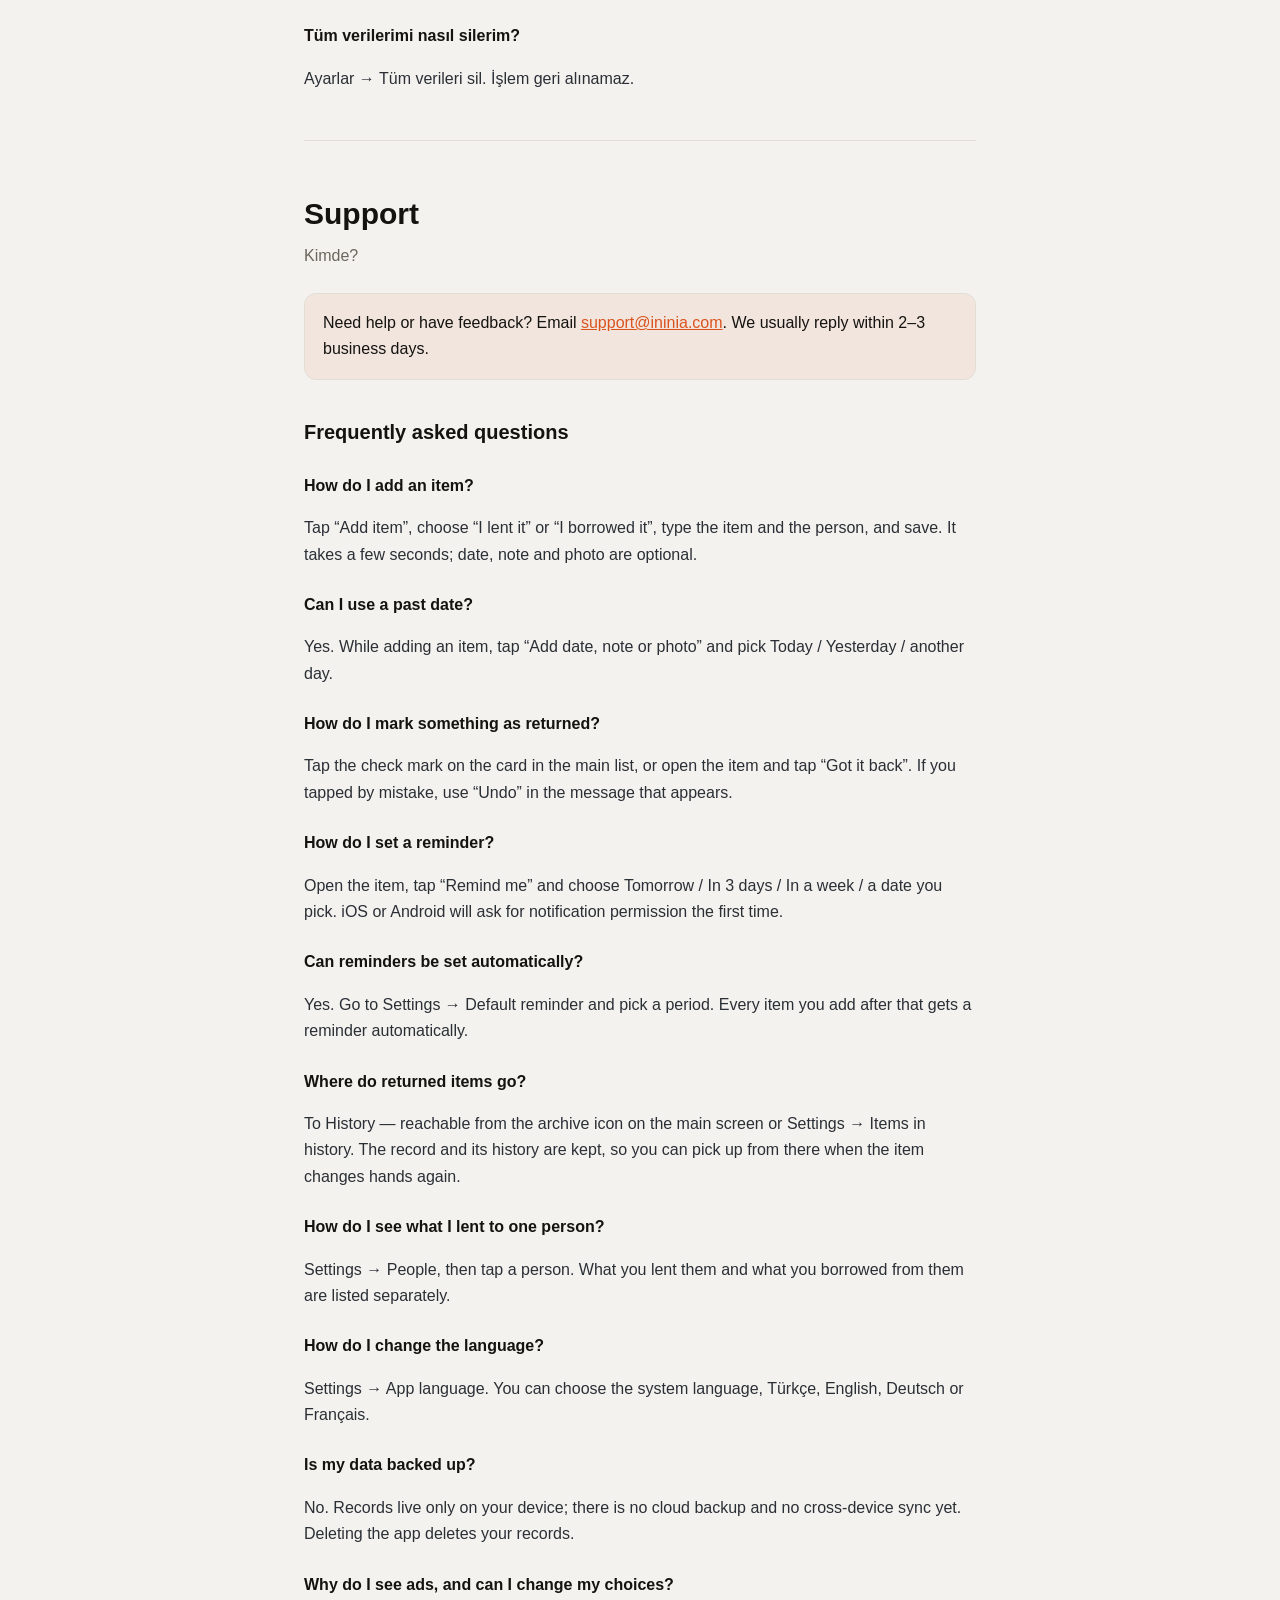
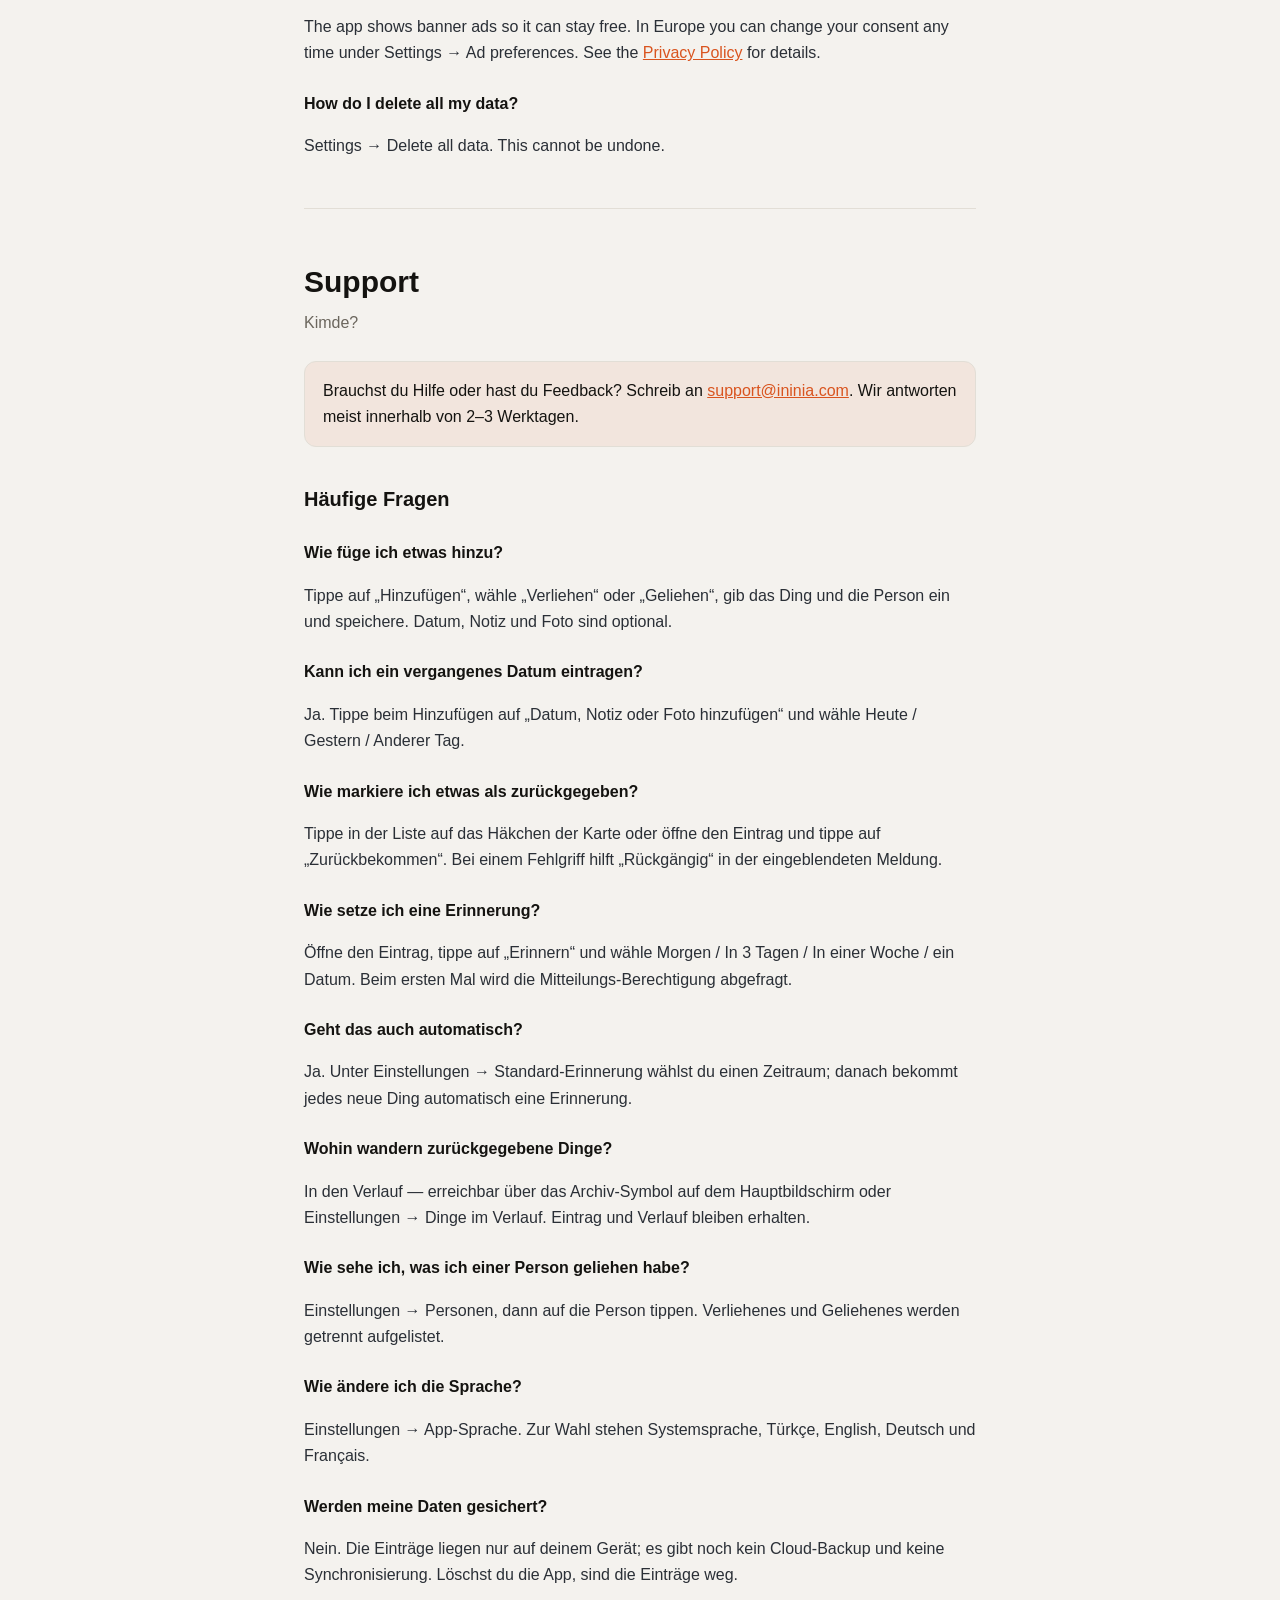
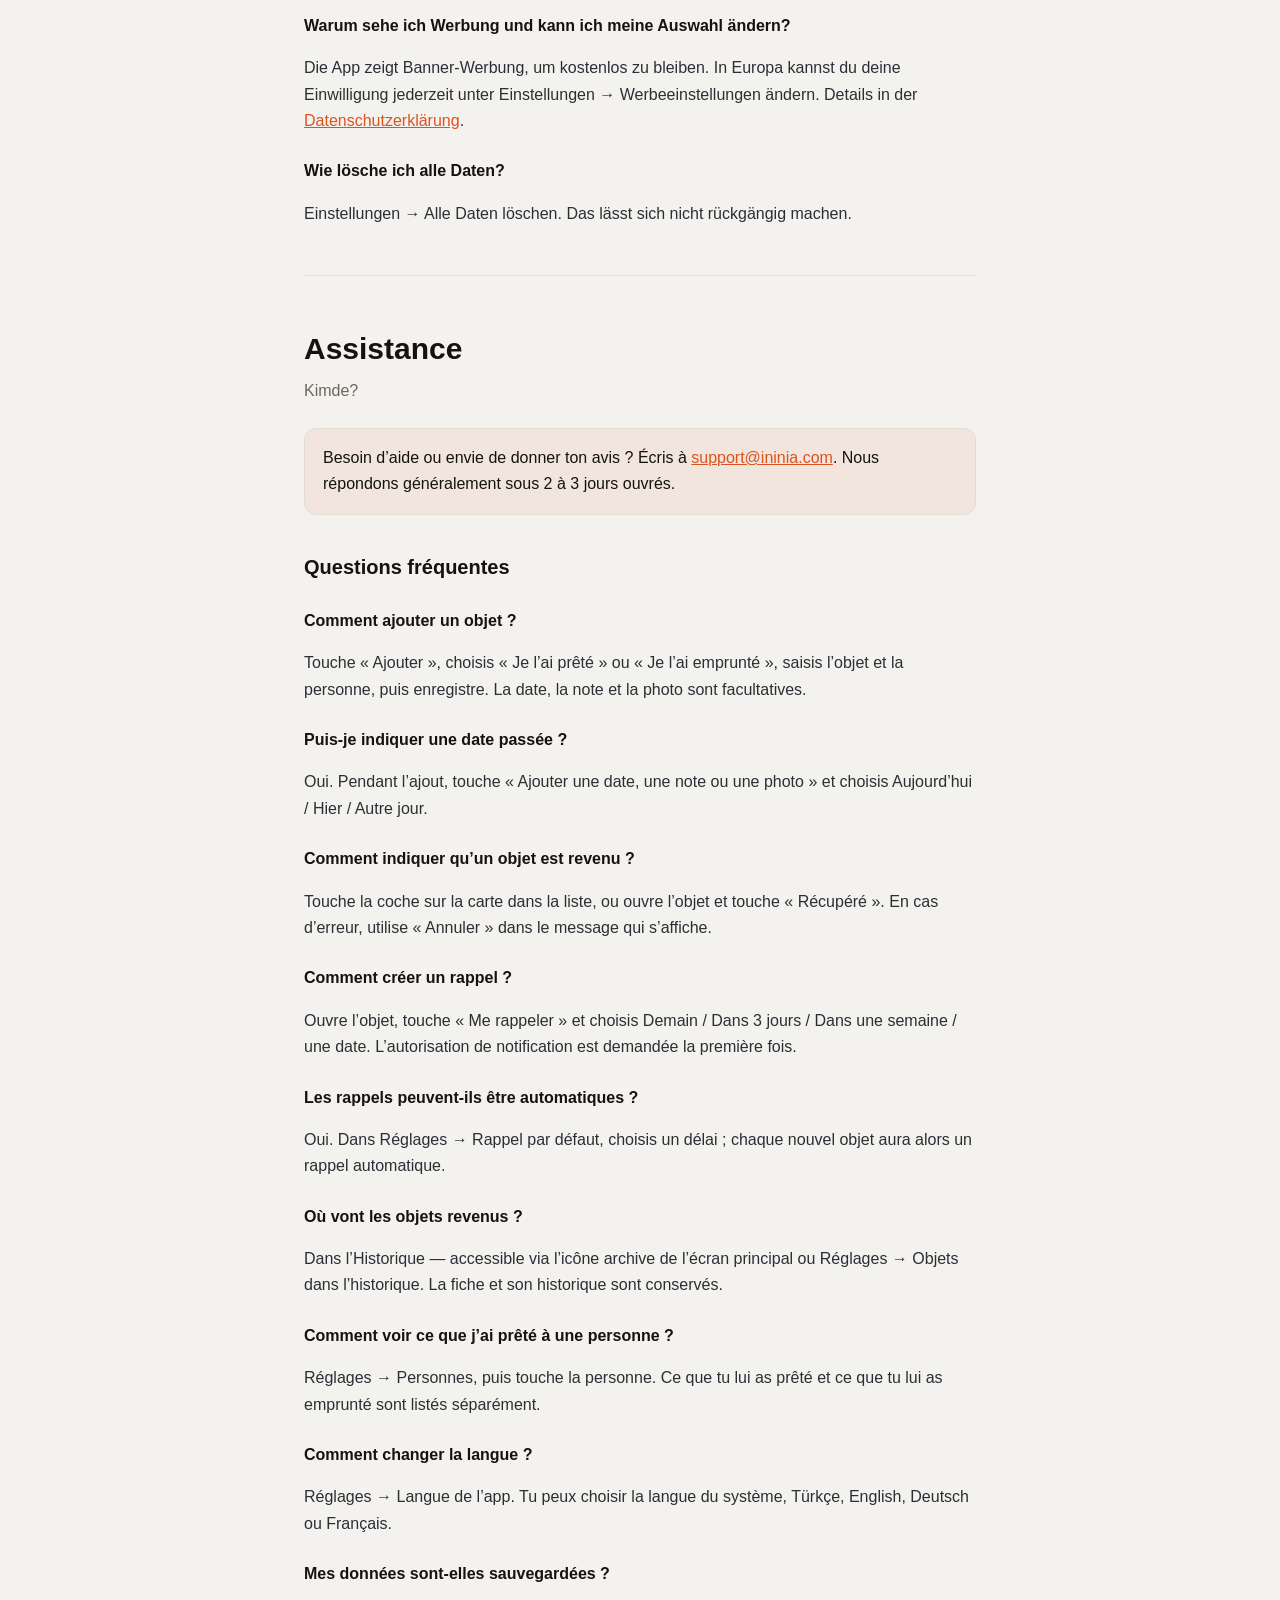
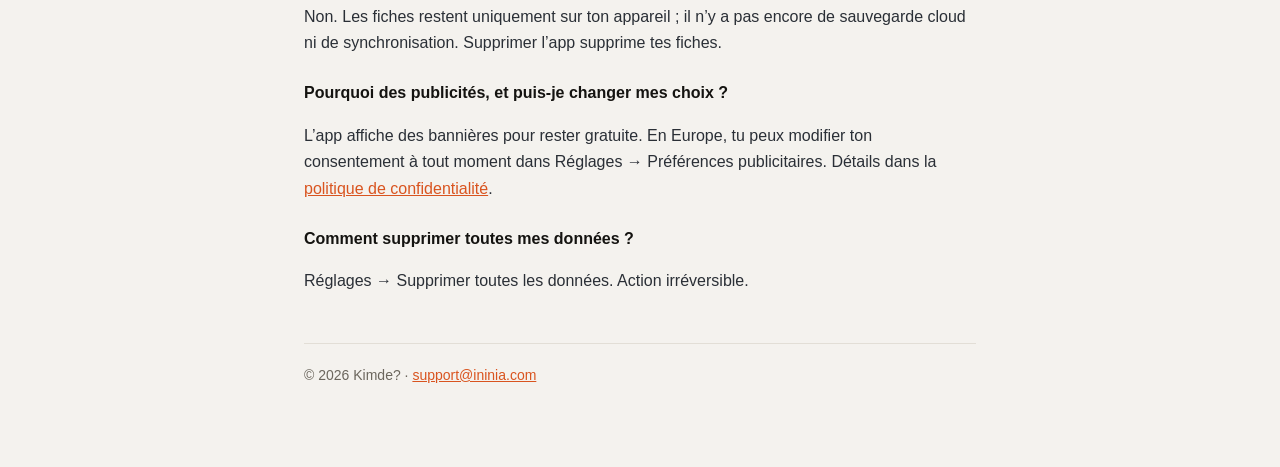
<file: support.html>
<!doctype html>
<html lang="en">
  <head>
    <meta charset="utf-8" />
    <meta name="viewport" content="width=device-width, initial-scale=1" />
    <title>Support — Kimde?</title>
    <style>
      :root { --accent: #d9541f; --text: #141310; --muted: #6b665d; --bg: #f4f2ee; --border: #e2ded6; }
      * { box-sizing: border-box; }
      body {
        margin: 0;
        font-family: -apple-system, BlinkMacSystemFont, "Segoe UI", Roboto, Helvetica, Arial, sans-serif;
        color: var(--text);
        background: var(--bg);
        line-height: 1.65;
        -webkit-font-smoothing: antialiased;
      }
      main { max-width: 720px; margin: 0 auto; padding: 48px 24px 80px; }
      .lang { font-size: 14px; margin-bottom: 24px; display: flex; gap: 14px; flex-wrap: wrap; }
      .lang a { color: var(--accent); text-decoration: none; }
      h1 { font-size: 30px; margin: 0 0 4px; }
      .updated { color: var(--muted); margin: 0 0 32px; }
      h2 { font-size: 20px; margin: 36px 0 8px; }
      h3 { font-size: 16px; margin: 24px 0 4px; }
      p, li { color: #2a2f36; }
      ul { padding-left: 22px; }
      li { margin-bottom: 6px; }
      a { color: var(--accent); }
      .note { background: rgba(217,84,31,0.08); border: 1px solid var(--border); border-radius: 12px; padding: 16px 18px; }
      hr { border: none; border-top: 1px solid var(--border); margin: 48px 0; }
      footer { margin-top: 48px; padding-top: 20px; border-top: 1px solid var(--border); color: var(--muted); font-size: 14px; }
      @media (prefers-color-scheme: dark) {
        :root { --text: #f6f4f0; --muted: #a6a19a; --bg: #0c0c0d; --border: #26272b; --accent: #ff8a50; }
        p, li { color: #c8ccd2; }
      }

      .contact { background: rgba(217,84,31,0.08); border: 1px solid var(--border); border-radius: 12px; padding: 16px 18px; margin-bottom: 8px; }
      .sub { color: var(--muted); margin: 0 0 24px; }
    </style>
  </head>
  <body>
    <main>
      <div class="lang">
        <a href="./index.html">← Kimde?</a>
        <a href="#tr">Türkçe</a>
        <a href="#en">English</a>
        <a href="#de">Deutsch</a>
        <a href="#fr">Français</a>
      </div>

      <!-- TÜRKÇE -->
      <section id="tr" lang="tr">
        <h1>Destek</h1>
        <p class="sub">Kimde?</p>

        <div class="contact">
          Yardıma mı ihtiyacın var ya da geri bildirimin mi var?
          <a href="mailto:support@ininia.com">support@ininia.com</a> adresine yaz.
          Genellikle 2–3 iş günü içinde yanıtlıyoruz.
        </div>

        <h2>Sık sorulan sorular</h2>

        <h3>Nasıl eşya eklerim?</h3>
        <p>“Eşya ekle”ye bas, “Verdim” ya da “Aldım”ı seç, eşyanın adını ve kişiyi yaz, kaydet. Birkaç saniye sürer; tarih, not ve fotoğraf isteğe bağlıdır.</p>

        <h3>Geçmiş bir tarih girebilir miyim?</h3>
        <p>Evet. Eşya eklerken “Tarih, not, fotoğraf ekle”ye dokun ve Bugün / Dün / Başka gün arasından seç.</p>

        <h3>Eşyayı geri aldığımı nasıl işaretlerim?</h3>
        <p>Ana listede kartın sağındaki onay işaretine dokun ya da eşyayı açıp “Geri aldım”a bas. Yanlışlıkla bastıysan çıkan bildirimdeki “Geri al” ile işlemi iptal edebilirsin.</p>

        <h3>Hatırlatmayı nasıl kurarım?</h3>
        <p>Eşyayı aç, “Hatırlat”a bas ve Yarın / 3 gün sonra / 1 hafta sonra / özel tarih seçeneklerinden birini seç. İlk seferde bildirim izni istenir.</p>

        <h3>Her eşya için otomatik hatırlatma kurulabilir mi?</h3>
        <p>Evet. Ayarlar → Varsayılan hatırlatma bölümünden bir süre seç; bundan sonra eklediğin her eşya için hatırlatma otomatik kurulur.</p>

        <h3>Geri aldığım eşyalar nereye gidiyor?</h3>
        <p>Ana ekrandaki arşiv simgesinden (ya da Ayarlar → Geçmişteki eşyalar) ulaşabileceğin Geçmiş bölümüne. Kaydı ve geçmişi durur; aynı eşya tekrar el değiştirdiğinde oradan devam edebilirsin.</p>

        <h3>Bir kişiye neler verdiğimi nasıl görürüm?</h3>
        <p>Ayarlar → Kişiler listesinden kişiye dokun. Ona verdiklerin ve ondan aldıkların ayrı ayrı listelenir.</p>

        <h3>Dili nasıl değiştiririm?</h3>
        <p>Ayarlar → Uygulama dili. Sistem dili, Türkçe, English, Deutsch ve Français arasından seçebilirsin.</p>

        <h3>Verilerim yedekleniyor mu?</h3>
        <p>Hayır. Kayıtlar yalnızca cihazında durur; bulut yedeklemesi ve cihazlar arası senkronizasyon henüz yok. Uygulamayı silersen kayıtların da silinir.</p>

        <h3>Neden reklam görüyorum, tercihlerimi değiştirebilir miyim?</h3>
        <p>Uygulama ücretsiz kalabilmek için banner reklam gösterir. Avrupa’daysan Ayarlar → Reklam tercihleri bölümünden onay seçimini istediğin zaman değiştirebilirsin. Ayrıntılar için <a href="./tr.html">Gizlilik Politikası</a>.</p>

        <h3>Tüm verilerimi nasıl silerim?</h3>
        <p>Ayarlar → Tüm verileri sil. İşlem geri alınamaz.</p>
      </section>

      <hr />

      <!-- ENGLISH -->
      <section id="en" lang="en">
        <h1>Support</h1>
        <p class="sub">Kimde?</p>

        <div class="contact">
          Need help or have feedback? Email <a href="mailto:support@ininia.com">support@ininia.com</a>.
          We usually reply within 2–3 business days.
        </div>

        <h2>Frequently asked questions</h2>

        <h3>How do I add an item?</h3>
        <p>Tap “Add item”, choose “I lent it” or “I borrowed it”, type the item and the person, and save. It takes a few seconds; date, note and photo are optional.</p>

        <h3>Can I use a past date?</h3>
        <p>Yes. While adding an item, tap “Add date, note or photo” and pick Today / Yesterday / another day.</p>

        <h3>How do I mark something as returned?</h3>
        <p>Tap the check mark on the card in the main list, or open the item and tap “Got it back”. If you tapped by mistake, use “Undo” in the message that appears.</p>

        <h3>How do I set a reminder?</h3>
        <p>Open the item, tap “Remind me” and choose Tomorrow / In 3 days / In a week / a date you pick. iOS or Android will ask for notification permission the first time.</p>

        <h3>Can reminders be set automatically?</h3>
        <p>Yes. Go to Settings → Default reminder and pick a period. Every item you add after that gets a reminder automatically.</p>

        <h3>Where do returned items go?</h3>
        <p>To History — reachable from the archive icon on the main screen or Settings → Items in history. The record and its history are kept, so you can pick up from there when the item changes hands again.</p>

        <h3>How do I see what I lent to one person?</h3>
        <p>Settings → People, then tap a person. What you lent them and what you borrowed from them are listed separately.</p>

        <h3>How do I change the language?</h3>
        <p>Settings → App language. You can choose the system language, Türkçe, English, Deutsch or Français.</p>

        <h3>Is my data backed up?</h3>
        <p>No. Records live only on your device; there is no cloud backup and no cross-device sync yet. Deleting the app deletes your records.</p>

        <h3>Why do I see ads, and can I change my choices?</h3>
        <p>The app shows banner ads so it can stay free. In Europe you can change your consent any time under Settings → Ad preferences. See the <a href="./en.html">Privacy Policy</a> for details.</p>

        <h3>How do I delete all my data?</h3>
        <p>Settings → Delete all data. This cannot be undone.</p>
      </section>

      <hr />

      <!-- DEUTSCH -->
      <section id="de" lang="de">
        <h1>Support</h1>
        <p class="sub">Kimde?</p>

        <div class="contact">
          Brauchst du Hilfe oder hast du Feedback? Schreib an
          <a href="mailto:support@ininia.com">support@ininia.com</a>.
          Wir antworten meist innerhalb von 2–3 Werktagen.
        </div>

        <h2>Häufige Fragen</h2>

        <h3>Wie füge ich etwas hinzu?</h3>
        <p>Tippe auf „Hinzufügen“, wähle „Verliehen“ oder „Geliehen“, gib das Ding und die Person ein und speichere. Datum, Notiz und Foto sind optional.</p>

        <h3>Kann ich ein vergangenes Datum eintragen?</h3>
        <p>Ja. Tippe beim Hinzufügen auf „Datum, Notiz oder Foto hinzufügen“ und wähle Heute / Gestern / Anderer Tag.</p>

        <h3>Wie markiere ich etwas als zurückgegeben?</h3>
        <p>Tippe in der Liste auf das Häkchen der Karte oder öffne den Eintrag und tippe auf „Zurückbekommen“. Bei einem Fehlgriff hilft „Rückgängig“ in der eingeblendeten Meldung.</p>

        <h3>Wie setze ich eine Erinnerung?</h3>
        <p>Öffne den Eintrag, tippe auf „Erinnern“ und wähle Morgen / In 3 Tagen / In einer Woche / ein Datum. Beim ersten Mal wird die Mitteilungs-Berechtigung abgefragt.</p>

        <h3>Geht das auch automatisch?</h3>
        <p>Ja. Unter Einstellungen → Standard-Erinnerung wählst du einen Zeitraum; danach bekommt jedes neue Ding automatisch eine Erinnerung.</p>

        <h3>Wohin wandern zurückgegebene Dinge?</h3>
        <p>In den Verlauf — erreichbar über das Archiv-Symbol auf dem Hauptbildschirm oder Einstellungen → Dinge im Verlauf. Eintrag und Verlauf bleiben erhalten.</p>

        <h3>Wie sehe ich, was ich einer Person geliehen habe?</h3>
        <p>Einstellungen → Personen, dann auf die Person tippen. Verliehenes und Geliehenes werden getrennt aufgelistet.</p>

        <h3>Wie ändere ich die Sprache?</h3>
        <p>Einstellungen → App-Sprache. Zur Wahl stehen Systemsprache, Türkçe, English, Deutsch und Français.</p>

        <h3>Werden meine Daten gesichert?</h3>
        <p>Nein. Die Einträge liegen nur auf deinem Gerät; es gibt noch kein Cloud-Backup und keine Synchronisierung. Löschst du die App, sind die Einträge weg.</p>

        <h3>Warum sehe ich Werbung und kann ich meine Auswahl ändern?</h3>
        <p>Die App zeigt Banner-Werbung, um kostenlos zu bleiben. In Europa kannst du deine Einwilligung jederzeit unter Einstellungen → Werbeeinstellungen ändern. Details in der <a href="./de.html">Datenschutzerklärung</a>.</p>

        <h3>Wie lösche ich alle Daten?</h3>
        <p>Einstellungen → Alle Daten löschen. Das lässt sich nicht rückgängig machen.</p>
      </section>

      <hr />

      <!-- FRANÇAIS -->
      <section id="fr" lang="fr">
        <h1>Assistance</h1>
        <p class="sub">Kimde?</p>

        <div class="contact">
          Besoin d’aide ou envie de donner ton avis ? Écris à
          <a href="mailto:support@ininia.com">support@ininia.com</a>.
          Nous répondons généralement sous 2 à 3 jours ouvrés.
        </div>

        <h2>Questions fréquentes</h2>

        <h3>Comment ajouter un objet ?</h3>
        <p>Touche « Ajouter », choisis « Je l’ai prêté » ou « Je l’ai emprunté », saisis l’objet et la personne, puis enregistre. La date, la note et la photo sont facultatives.</p>

        <h3>Puis-je indiquer une date passée ?</h3>
        <p>Oui. Pendant l’ajout, touche « Ajouter une date, une note ou une photo » et choisis Aujourd’hui / Hier / Autre jour.</p>

        <h3>Comment indiquer qu’un objet est revenu ?</h3>
        <p>Touche la coche sur la carte dans la liste, ou ouvre l’objet et touche « Récupéré ». En cas d’erreur, utilise « Annuler » dans le message qui s’affiche.</p>

        <h3>Comment créer un rappel ?</h3>
        <p>Ouvre l’objet, touche « Me rappeler » et choisis Demain / Dans 3 jours / Dans une semaine / une date. L’autorisation de notification est demandée la première fois.</p>

        <h3>Les rappels peuvent-ils être automatiques ?</h3>
        <p>Oui. Dans Réglages → Rappel par défaut, choisis un délai ; chaque nouvel objet aura alors un rappel automatique.</p>

        <h3>Où vont les objets revenus ?</h3>
        <p>Dans l’Historique — accessible via l’icône archive de l’écran principal ou Réglages → Objets dans l’historique. La fiche et son historique sont conservés.</p>

        <h3>Comment voir ce que j’ai prêté à une personne ?</h3>
        <p>Réglages → Personnes, puis touche la personne. Ce que tu lui as prêté et ce que tu lui as emprunté sont listés séparément.</p>

        <h3>Comment changer la langue ?</h3>
        <p>Réglages → Langue de l’app. Tu peux choisir la langue du système, Türkçe, English, Deutsch ou Français.</p>

        <h3>Mes données sont-elles sauvegardées ?</h3>
        <p>Non. Les fiches restent uniquement sur ton appareil ; il n’y a pas encore de sauvegarde cloud ni de synchronisation. Supprimer l’app supprime tes fiches.</p>

        <h3>Pourquoi des publicités, et puis-je changer mes choix ?</h3>
        <p>L’app affiche des bannières pour rester gratuite. En Europe, tu peux modifier ton consentement à tout moment dans Réglages → Préférences publicitaires. Détails dans la <a href="./fr.html">politique de confidentialité</a>.</p>

        <h3>Comment supprimer toutes mes données ?</h3>
        <p>Réglages → Supprimer toutes les données. Action irréversible.</p>
      </section>

      <footer>© 2026 Kimde? · <a href="mailto:support@ininia.com">support@ininia.com</a></footer>
    </main>
  </body>
</html>
</file>
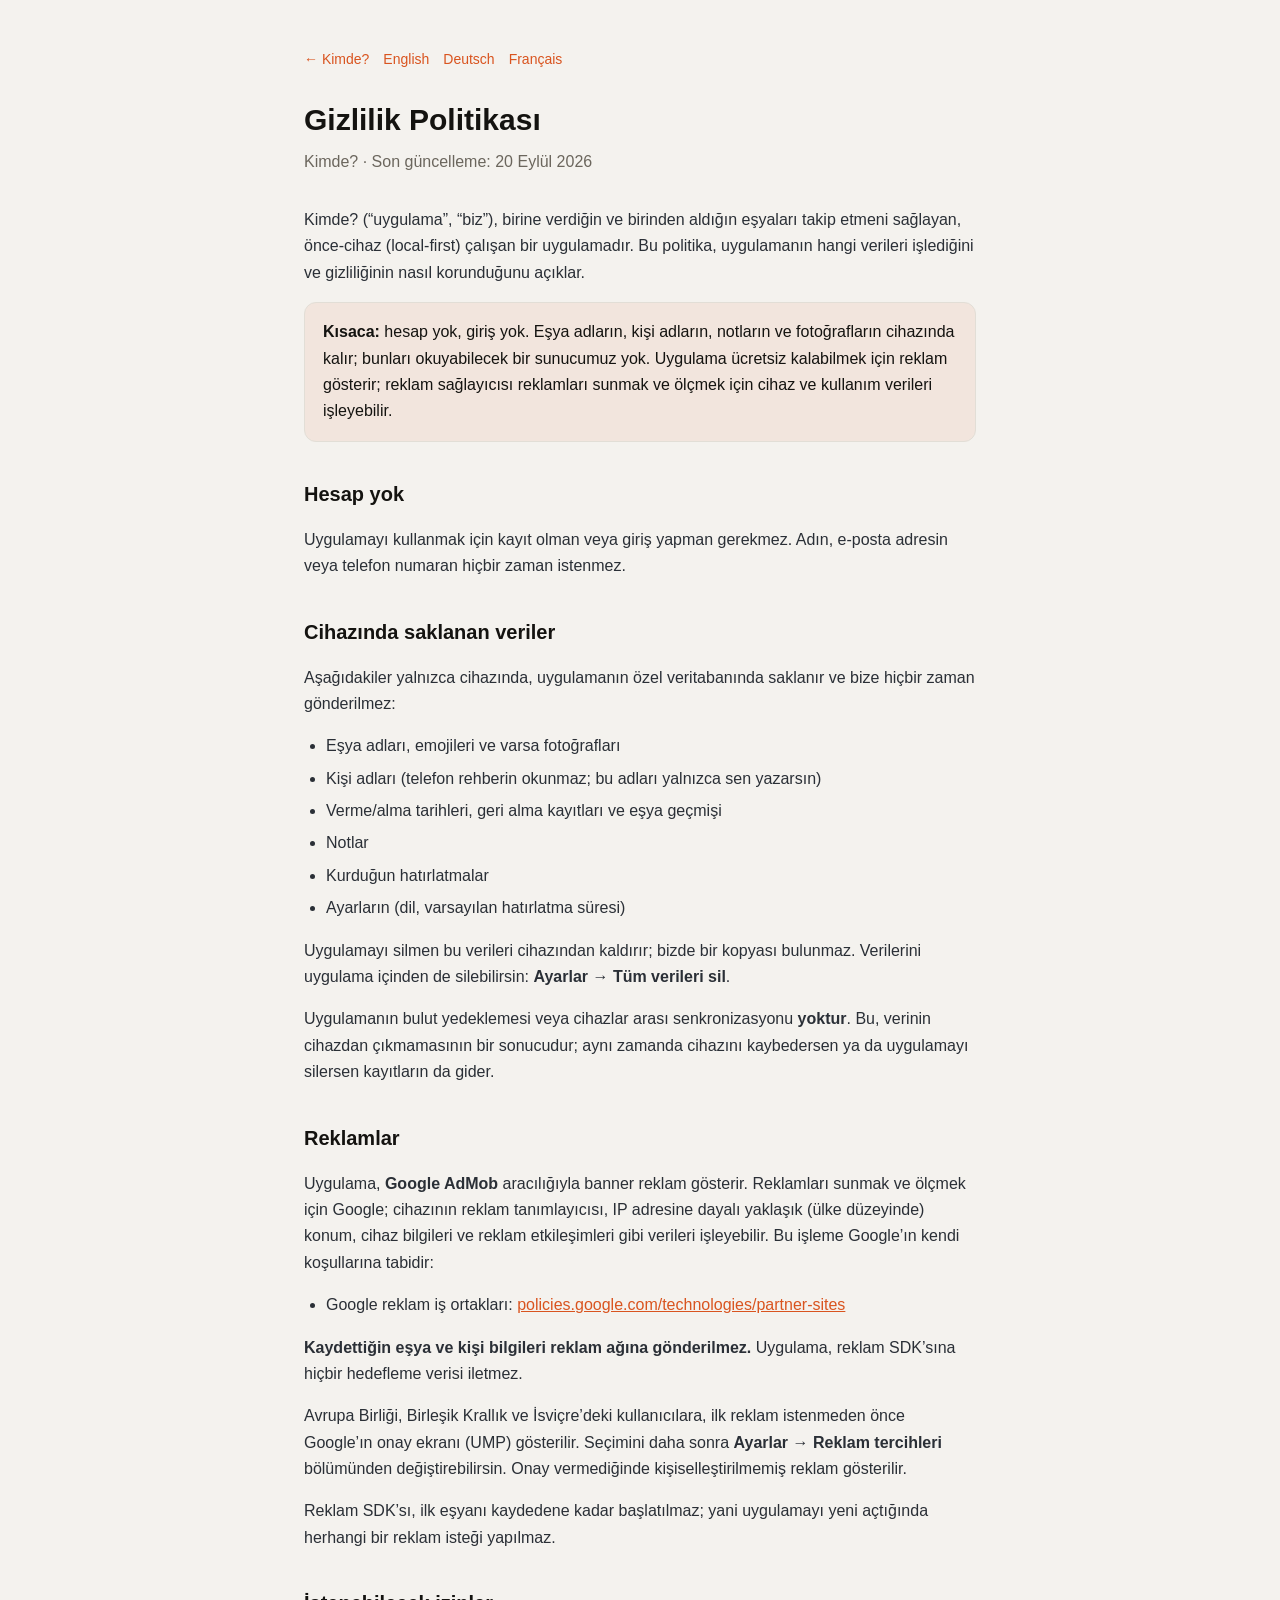
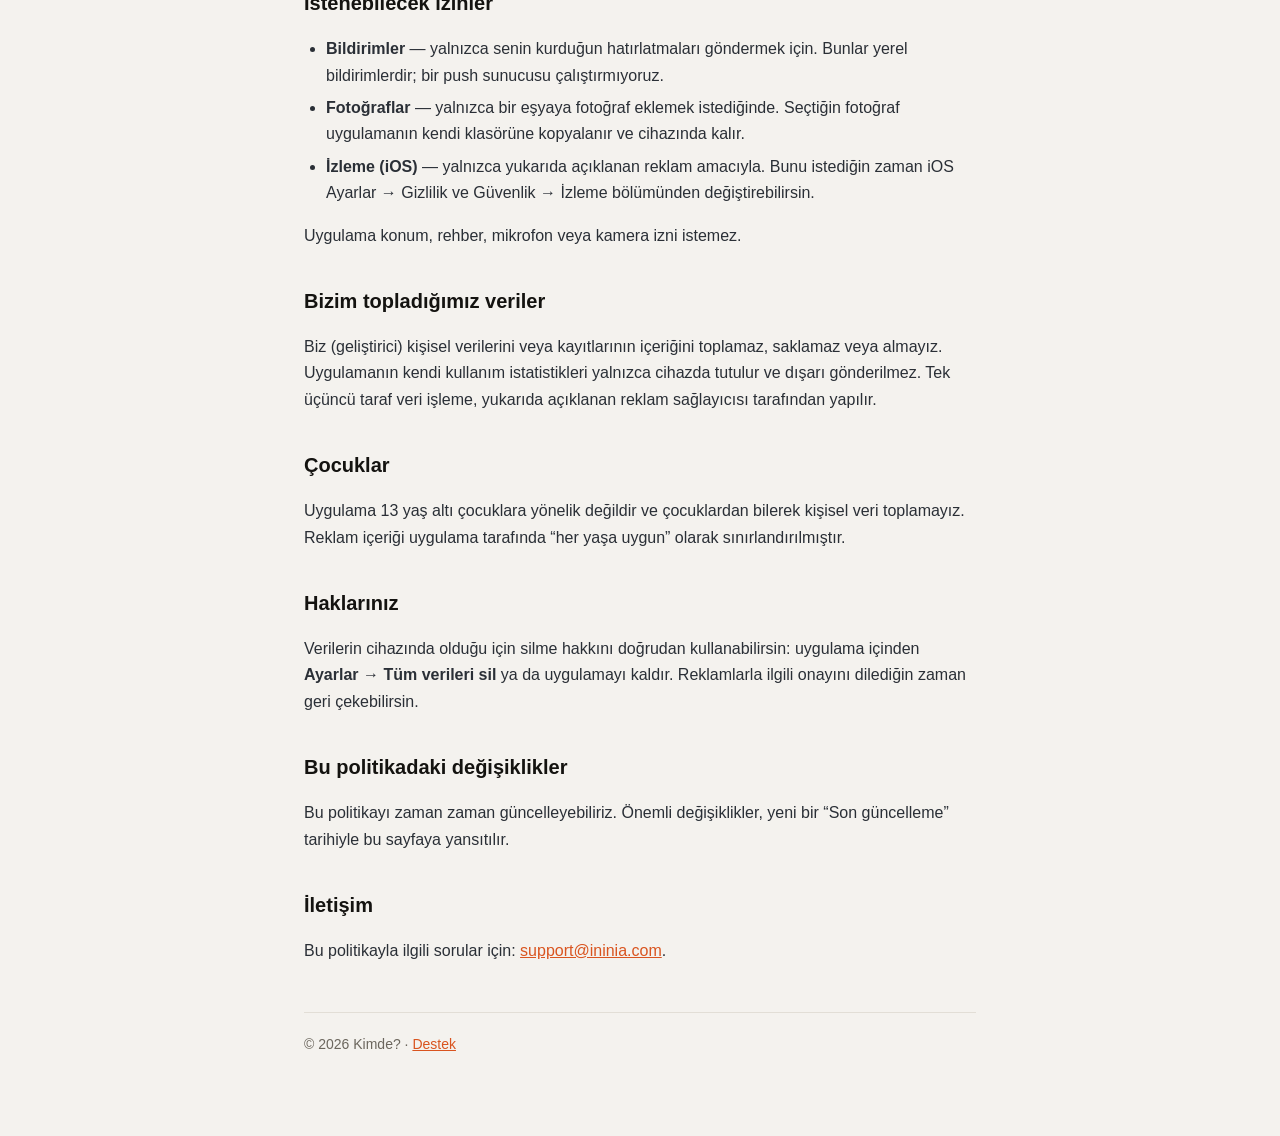
<file: tr.html>
<!doctype html>
<html lang="tr">
  <head>
    <meta charset="utf-8" />
    <meta name="viewport" content="width=device-width, initial-scale=1" />
    <title>Gizlilik Politikası — Kimde?</title>
    <style>
      :root { --accent: #d9541f; --text: #141310; --muted: #6b665d; --bg: #f4f2ee; --border: #e2ded6; }
      * { box-sizing: border-box; }
      body {
        margin: 0;
        font-family: -apple-system, BlinkMacSystemFont, "Segoe UI", Roboto, Helvetica, Arial, sans-serif;
        color: var(--text);
        background: var(--bg);
        line-height: 1.65;
        -webkit-font-smoothing: antialiased;
      }
      main { max-width: 720px; margin: 0 auto; padding: 48px 24px 80px; }
      .lang { font-size: 14px; margin-bottom: 24px; display: flex; gap: 14px; flex-wrap: wrap; }
      .lang a { color: var(--accent); text-decoration: none; }
      h1 { font-size: 30px; margin: 0 0 4px; }
      .updated { color: var(--muted); margin: 0 0 32px; }
      h2 { font-size: 20px; margin: 36px 0 8px; }
      h3 { font-size: 16px; margin: 24px 0 4px; }
      p, li { color: #2a2f36; }
      ul { padding-left: 22px; }
      li { margin-bottom: 6px; }
      a { color: var(--accent); }
      .note { background: rgba(217,84,31,0.08); border: 1px solid var(--border); border-radius: 12px; padding: 16px 18px; }
      hr { border: none; border-top: 1px solid var(--border); margin: 48px 0; }
      footer { margin-top: 48px; padding-top: 20px; border-top: 1px solid var(--border); color: var(--muted); font-size: 14px; }
      @media (prefers-color-scheme: dark) {
        :root { --text: #f6f4f0; --muted: #a6a19a; --bg: #0c0c0d; --border: #26272b; --accent: #ff8a50; }
        p, li { color: #c8ccd2; }
      }
    </style>
  </head>
  <body>
    <main>
      <div class="lang">
        <a href="./index.html">← Kimde?</a>
        <a href="./en.html">English</a>
        <a href="./de.html">Deutsch</a>
        <a href="./fr.html">Français</a>
      </div>

      <h1>Gizlilik Politikası</h1>
      <p class="updated">Kimde? · Son güncelleme: 20 Eylül 2026</p>

      <p>
        Kimde? (“uygulama”, “biz”), birine verdiğin ve birinden aldığın eşyaları takip etmeni sağlayan,
        önce-cihaz (local-first) çalışan bir uygulamadır. Bu politika, uygulamanın hangi verileri
        işlediğini ve gizliliğinin nasıl korunduğunu açıklar.
      </p>

      <div class="note">
        <strong>Kısaca:</strong> hesap yok, giriş yok. Eşya adların, kişi adların, notların ve
        fotoğrafların cihazında kalır; bunları okuyabilecek bir sunucumuz yok. Uygulama ücretsiz
        kalabilmek için reklam gösterir; reklam sağlayıcısı reklamları sunmak ve ölçmek için cihaz ve
        kullanım verileri işleyebilir.
      </div>

      <h2>Hesap yok</h2>
      <p>
        Uygulamayı kullanmak için kayıt olman veya giriş yapman gerekmez. Adın, e-posta adresin veya
        telefon numaran hiçbir zaman istenmez.
      </p>

      <h2>Cihazında saklanan veriler</h2>
      <p>
        Aşağıdakiler yalnızca cihazında, uygulamanın özel veritabanında saklanır ve bize hiçbir zaman
        gönderilmez:
      </p>
      <ul>
        <li>Eşya adları, emojileri ve varsa fotoğrafları</li>
        <li>Kişi adları (telefon rehberin okunmaz; bu adları yalnızca sen yazarsın)</li>
        <li>Verme/alma tarihleri, geri alma kayıtları ve eşya geçmişi</li>
        <li>Notlar</li>
        <li>Kurduğun hatırlatmalar</li>
        <li>Ayarların (dil, varsayılan hatırlatma süresi)</li>
      </ul>
      <p>
        Uygulamayı silmen bu verileri cihazından kaldırır; bizde bir kopyası bulunmaz. Verilerini
        uygulama içinden de silebilirsin: <strong>Ayarlar → Tüm verileri sil</strong>.
      </p>
      <p>
        Uygulamanın bulut yedeklemesi veya cihazlar arası senkronizasyonu <strong>yoktur</strong>.
        Bu, verinin cihazdan çıkmamasının bir sonucudur; aynı zamanda cihazını kaybedersen ya da
        uygulamayı silersen kayıtların da gider.
      </p>

      <h2>Reklamlar</h2>
      <p>
        Uygulama, <strong>Google AdMob</strong> aracılığıyla banner reklam gösterir. Reklamları sunmak
        ve ölçmek için Google; cihazının reklam tanımlayıcısı, IP adresine dayalı yaklaşık (ülke
        düzeyinde) konum, cihaz bilgileri ve reklam etkileşimleri gibi verileri işleyebilir. Bu işleme
        Google’ın kendi koşullarına tabidir:
      </p>
      <ul>
        <li>Google reklam iş ortakları: <a href="https://policies.google.com/technologies/partner-sites">policies.google.com/technologies/partner-sites</a></li>
      </ul>
      <p>
        <strong>Kaydettiğin eşya ve kişi bilgileri reklam ağına gönderilmez.</strong> Uygulama, reklam
        SDK’sına hiçbir hedefleme verisi iletmez.
      </p>
      <p>
        Avrupa Birliği, Birleşik Krallık ve İsviçre’deki kullanıcılara, ilk reklam istenmeden önce
        Google’ın onay ekranı (UMP) gösterilir. Seçimini daha sonra
        <strong>Ayarlar → Reklam tercihleri</strong> bölümünden değiştirebilirsin. Onay vermediğinde
        kişiselleştirilmemiş reklam gösterilir.
      </p>
      <p>
        Reklam SDK’sı, ilk eşyanı kaydedene kadar başlatılmaz; yani uygulamayı yeni açtığında herhangi
        bir reklam isteği yapılmaz.
      </p>

      <h2>İstenebilecek izinler</h2>
      <ul>
        <li><strong>Bildirimler</strong> — yalnızca senin kurduğun hatırlatmaları göndermek için. Bunlar yerel bildirimlerdir; bir push sunucusu çalıştırmıyoruz.</li>
        <li><strong>Fotoğraflar</strong> — yalnızca bir eşyaya fotoğraf eklemek istediğinde. Seçtiğin fotoğraf uygulamanın kendi klasörüne kopyalanır ve cihazında kalır.</li>
        <li><strong>İzleme (iOS)</strong> — yalnızca yukarıda açıklanan reklam amacıyla. Bunu istediğin zaman iOS Ayarlar → Gizlilik ve Güvenlik → İzleme bölümünden değiştirebilirsin.</li>
      </ul>
      <p>Uygulama konum, rehber, mikrofon veya kamera izni istemez.</p>

      <h2>Bizim topladığımız veriler</h2>
      <p>
        Biz (geliştirici) kişisel verilerini veya kayıtlarının içeriğini toplamaz, saklamaz veya almayız.
        Uygulamanın kendi kullanım istatistikleri yalnızca cihazda tutulur ve dışarı gönderilmez. Tek
        üçüncü taraf veri işleme, yukarıda açıklanan reklam sağlayıcısı tarafından yapılır.
      </p>

      <h2>Çocuklar</h2>
      <p>
        Uygulama 13 yaş altı çocuklara yönelik değildir ve çocuklardan bilerek kişisel veri toplamayız.
        Reklam içeriği uygulama tarafında “her yaşa uygun” olarak sınırlandırılmıştır.
      </p>

      <h2>Haklarınız</h2>
      <p>
        Verilerin cihazında olduğu için silme hakkını doğrudan kullanabilirsin: uygulama içinden
        <strong>Ayarlar → Tüm verileri sil</strong> ya da uygulamayı kaldır. Reklamlarla ilgili
        onayını dilediğin zaman geri çekebilirsin.
      </p>

      <h2>Bu politikadaki değişiklikler</h2>
      <p>
        Bu politikayı zaman zaman güncelleyebiliriz. Önemli değişiklikler, yeni bir “Son güncelleme”
        tarihiyle bu sayfaya yansıtılır.
      </p>

      <h2>İletişim</h2>
      <p>Bu politikayla ilgili sorular için: <a href="mailto:support@ininia.com">support@ininia.com</a>.</p>

      <footer>© 2026 Kimde? · <a href="./support.html">Destek</a></footer>
    </main>
  </body>
</html>
</file>
